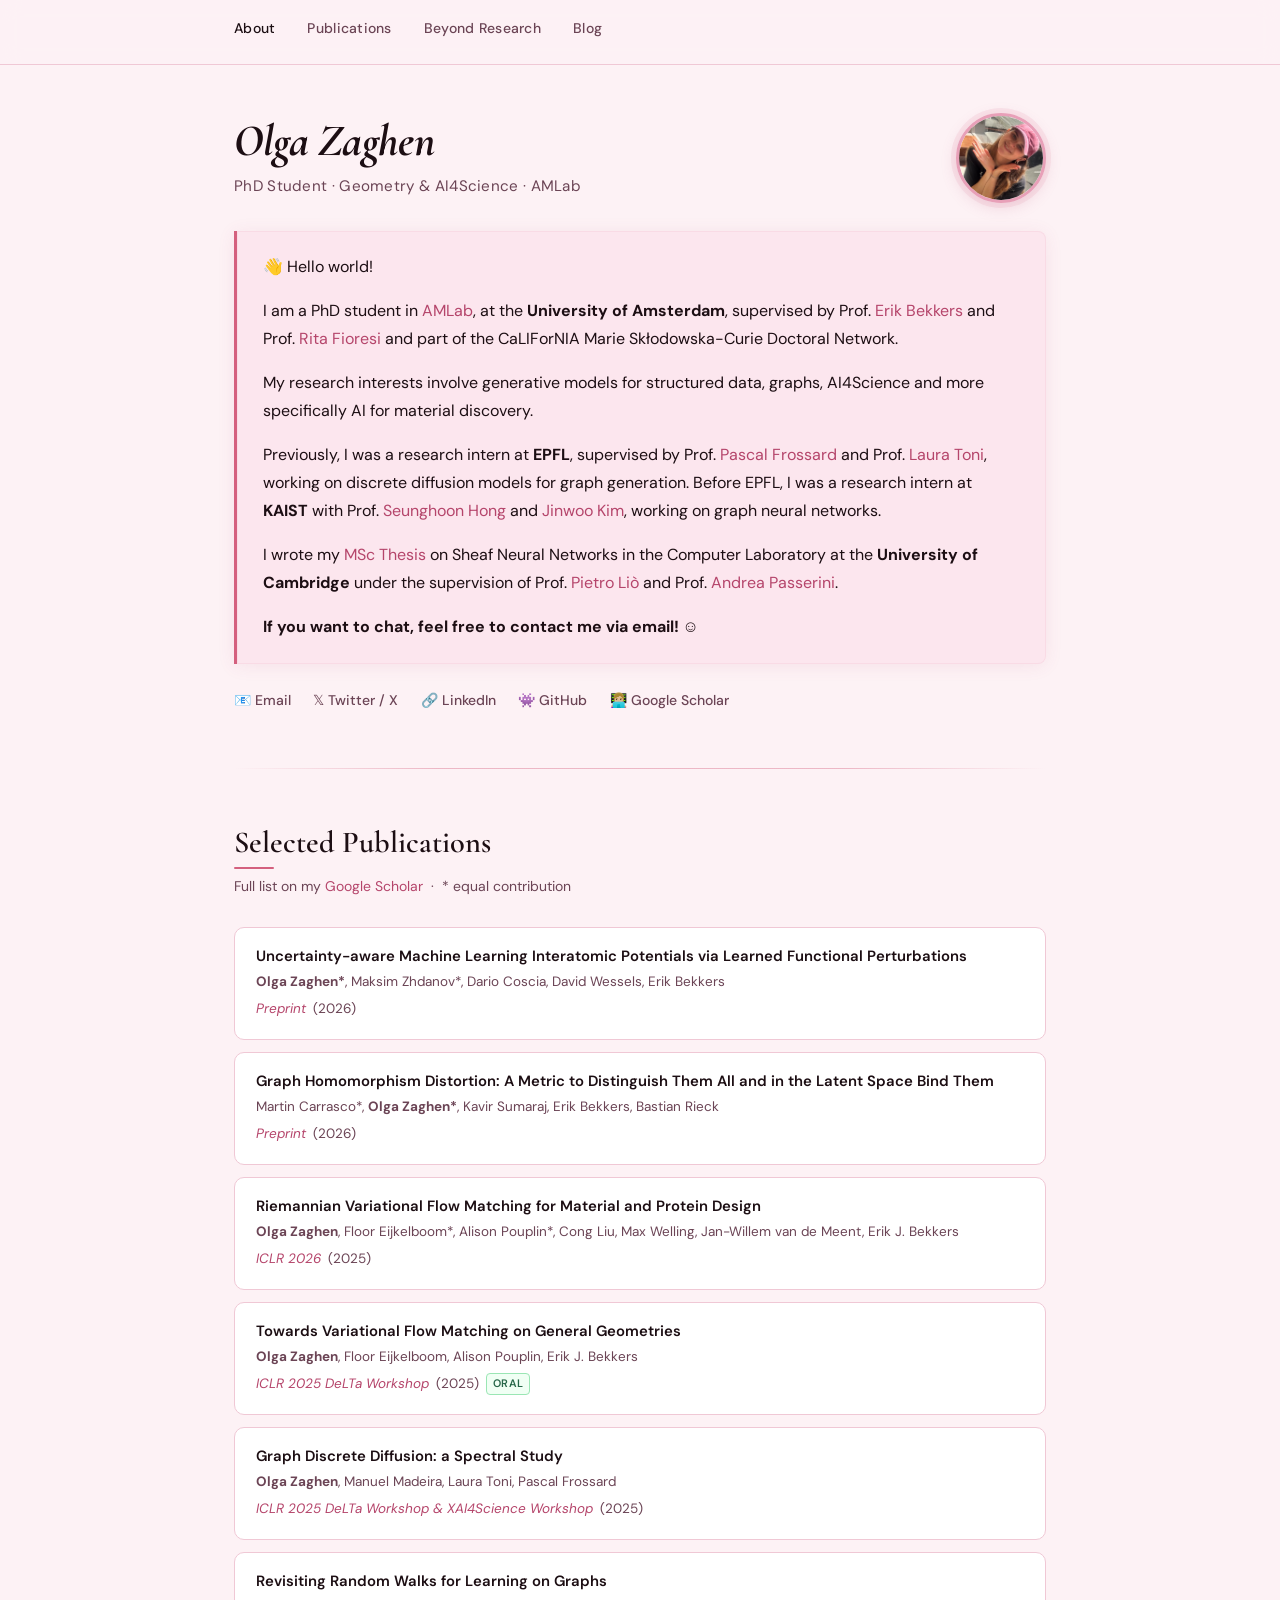
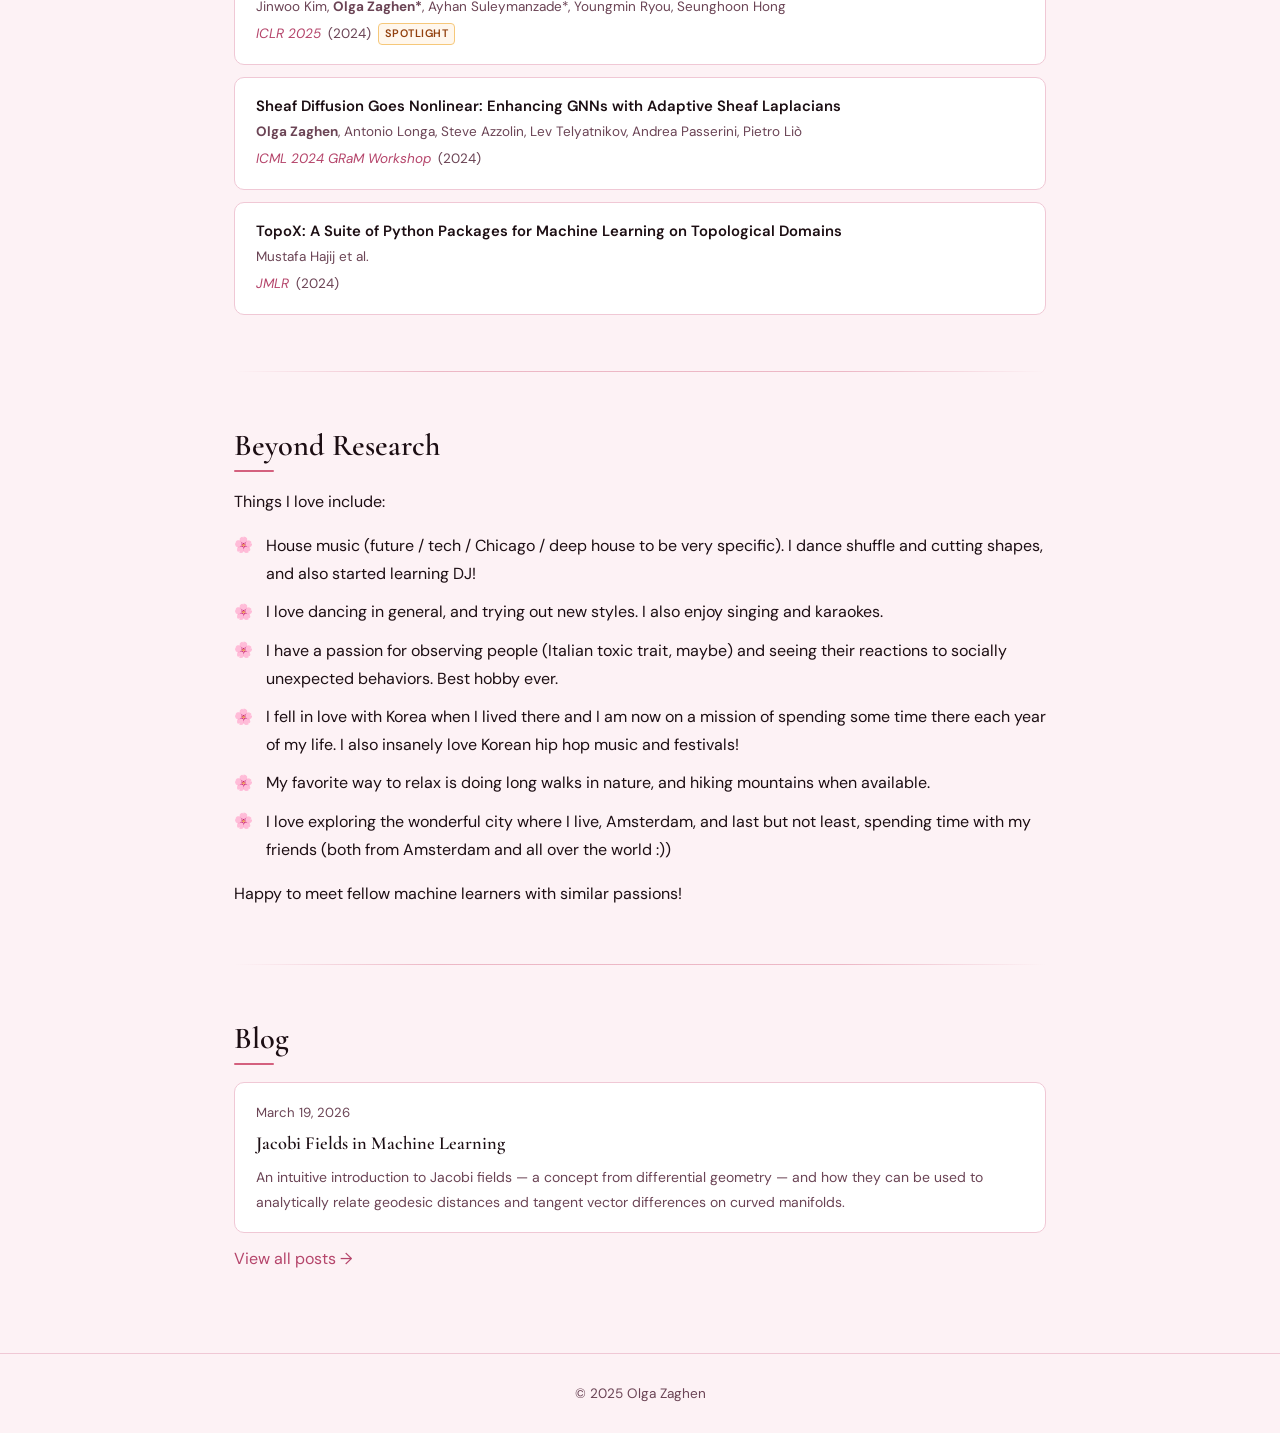
<file: index.html>
<!DOCTYPE html>
<html lang="en">
<head>
    <meta charset="UTF-8">
    <meta name="viewport" content="width=device-width, initial-scale=1.0">
    <meta name="description" content="Olga Zaghen — PhD student at AMLab, University of Amsterdam, working on Geometric Deep Learning.">
    <title>Olga Zaghen</title>
    <link rel="preconnect" href="https://fonts.googleapis.com">
    <link rel="preconnect" href="https://fonts.gstatic.com" crossorigin>
    <link href="https://fonts.googleapis.com/css2?family=Cormorant+Garamond:ital,wght@0,400;0,600;0,700;1,400;1,600;1,700&family=DM+Sans:ital,opsz,wght@0,9..40,300;0,9..40,400;0,9..40,500;1,9..40,300;1,9..40,400&display=swap" rel="stylesheet">
    <link rel="stylesheet" href="style.css">
</head>
<body>

<nav>
    <ul>
        <li><a href="#about">About</a></li>
        <li><a href="#publications">Publications</a></li>
        <li><a href="#beyond">Beyond Research</a></li>
        <li><a href="blog.html">Blog</a></li>
    </ul>
</nav>

<main>

    <!-- ── About ── -->
    <section id="about">
        <div class="about-header">
            <div class="about-header-text">
                <h1>Olga Zaghen</h1>
                <p class="tagline">PhD Student &middot; Geometry & AI4Science &middot; AMLab</p>
            </div>
            <img src="olga_photo.jpg" alt="Olga Zaghen" class="profile-photo">
        </div>

        <div class="bio-box">
            <p>👋 Hello world!</p>
            <p>
                I am a PhD student in <a href="https://amlab.science.uva.nl/" target="_blank">AMLab</a>,
                at the <strong>University of Amsterdam</strong>, supervised by
                Prof. <a href="https://ebekkers.github.io/" target="_blank">Erik Bekkers</a> and
                Prof. <a href="https://www.unibo.it/sitoweb/rita.fioresi/" target="_blank">Rita Fioresi</a> and part of the
                CaLIForNIA Marie Skłodowska-Curie Doctoral Network.
            </p>
            <p>
                My research interests involve generative models for structured data, graphs,
                AI4Science and more specifically AI for material discovery.
            </p>
            <p>
                Previously, I was a research intern at <strong>EPFL</strong>, supervised by
                Prof. <a href="https://www.epfl.ch/labs/lts4/people/people-current/frossard/" target="_blank">Pascal Frossard</a>
                and Prof. <a href="https://www.ucl.ac.uk/iccs/dr-laura-toni" target="_blank">Laura Toni</a>,
                working on discrete diffusion models for graph generation.
                Before EPFL, I was a research intern at <strong>KAIST</strong> with
                Prof. <a href="https://maga33.github.io/" target="_blank">Seunghoon Hong</a> and
                <a href="https://jw9730.github.io/" target="_blank">Jinwoo Kim</a>,
                working on graph neural networks.
            </p>
            <p>
                I wrote my <a href="https://arxiv.org/abs/2403.00337" target="_blank">MSc Thesis</a>
                on Sheaf Neural Networks in the Computer Laboratory at the
                <strong>University of Cambridge</strong> under the supervision of
                Prof. <a href="https://www.cst.cam.ac.uk/people/pl219" target="_blank">Pietro Liò</a> and
                Prof. <a href="http://disi.unitn.it/~passerini/" target="_blank">Andrea Passerini</a>.
            </p>
            <p><strong>If you want to chat, feel free to contact me via email!</strong> ☺️</p>
        </div>

        <div class="social-links">
            <a href="mailto:o.zaghen@uva.nl">📧 Email</a>
            <a href="https://twitter.com/olgazaghen" target="_blank">𝕏 Twitter / X</a>
            <a href="https://www.linkedin.com/in/olga-zaghen/" target="_blank">🔗 LinkedIn</a>
            <a href="https://github.com/olgatticus" target="_blank">👾 GitHub</a>
            <a href="https://scholar.google.se/citations?hl=en&user=5LxnYUwAAAAJ" target="_blank">👩🏼‍💻 Google Scholar</a>
        </div>
    </section>

    <hr>

    <!-- ── Publications ── -->
    <section id="publications">
        <h2>Selected Publications</h2>
        <p class="section-note">
            Full list on my <a href="https://scholar.google.se/citations?hl=en&user=5LxnYUwAAAAJ" target="_blank">Google Scholar</a>
            &nbsp;·&nbsp; * equal contribution
        </p>
        <div id="publications-list">
            <!-- Rendered by publications.js -->
        </div>
    </section>

    <hr>

    <!-- ── Beyond Research ── -->
    <section id="beyond">
        <h2>Beyond Research</h2>
        <p>Things I love include:</p>
        <ul>
            <li>House music (future / tech / Chicago / deep house to be very specific). I dance shuffle and cutting shapes, and also started learning DJ!</li>
            <li>I love dancing in general, and trying out new styles. I also enjoy singing and karaokes.</li>
            <li>I have a passion for observing people (Italian toxic trait, maybe) and seeing their reactions to socially unexpected behaviors. Best hobby ever.</li>
            <li>I fell in love with Korea when I lived there and I am now on a mission of spending some time there each year of my life. I also insanely love Korean hip hop music and festivals!</li>
            <li>My favorite way to relax is doing long walks in nature, and hiking mountains when available.</li>
            <li>I love exploring the wonderful city where I live, Amsterdam, and last but not least, spending time with my friends (both from Amsterdam and all over the world :))</li>
        </ul>
        <p>Happy to meet fellow machine learners with similar passions!</p>
    </section>

    <hr>

    <!-- ── Blog ── -->
    <section id="blog">
        <h2>Blog</h2>
        <div class="blog-post-item">
            <div class="blog-post-date">March 19, 2026</div>
            <a class="blog-post-title" href="blog/jacobi-fields.html">Jacobi Fields in Machine Learning</a>
            <p class="blog-post-desc">An intuitive introduction to Jacobi fields — a concept from differential geometry — and how they can be used to analytically relate geodesic distances and tangent vector differences on curved manifolds.</p>
        </div>
        <a href="blog.html">View all posts →</a>
    </section>

</main>

<footer>
    <p>© 2025 Olga Zaghen</p>
</footer>

<script src="publications.js"></script>
<script>
    const list = document.getElementById('publications-list');

    publications.forEach(pub => {
        const badgeHTML = pub.highlight
            ? `<span class="pub-badge pub-badge--${pub.highlight.toLowerCase().replace(/\s+/g, '-')}">${pub.highlight}</span>`
            : '';

        const item = document.createElement('div');
        item.className = 'pub-item';
        item.innerHTML = `
            <div class="pub-title">${pub.title}</div>
            <div class="pub-authors">${pub.authors}</div>
            <div class="pub-venue">
                <a href="${pub.url}" target="_blank">${pub.venue}</a>
                <span class="pub-year">(${pub.year})</span>
                ${badgeHTML}
            </div>
        `;
        list.appendChild(item);
    });

    // Highlight active nav link based on scroll position
    const sections = document.querySelectorAll('section[id]');
    const navLinks = document.querySelectorAll('nav a');

    const observer = new IntersectionObserver(entries => {
        entries.forEach(entry => {
            if (entry.isIntersecting) {
                navLinks.forEach(link => {
                    link.classList.toggle('active', link.getAttribute('href') === '#' + entry.target.id);
                });
            }
        });
    }, { rootMargin: '-20% 0px -70% 0px' });

    sections.forEach(s => observer.observe(s));
</script>

</body>
</html>
</file>
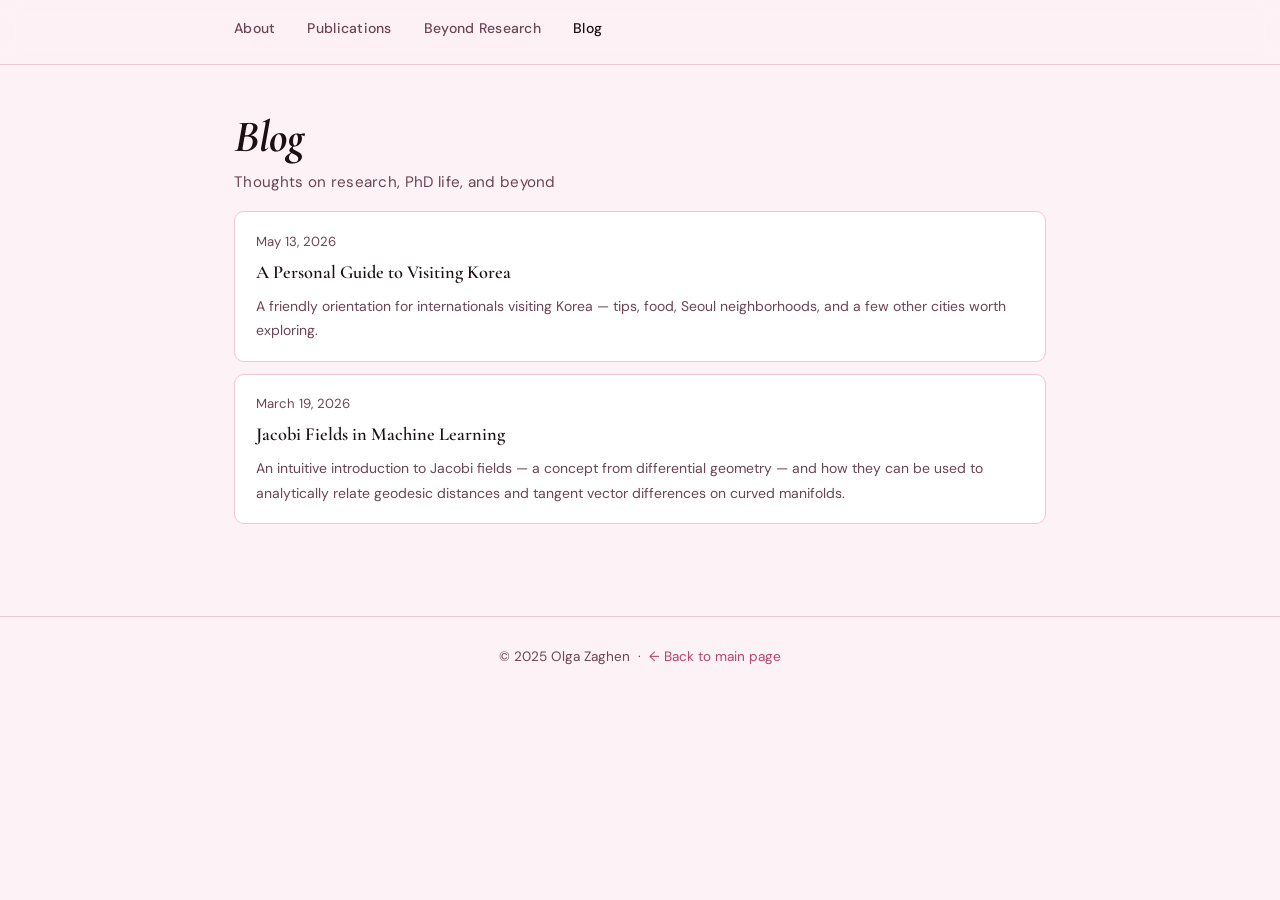
<file: blog.html>
<!DOCTYPE html>
<html lang="en">
<head>
    <meta charset="UTF-8">
    <meta name="viewport" content="width=device-width, initial-scale=1.0">
    <meta name="description" content="Blog — Olga Zaghen">
    <title>Blog — Olga Zaghen</title>
    <link rel="preconnect" href="https://fonts.googleapis.com">
    <link rel="preconnect" href="https://fonts.gstatic.com" crossorigin>
    <link href="https://fonts.googleapis.com/css2?family=Cormorant+Garamond:ital,wght@0,400;0,600;0,700;1,400;1,600;1,700&family=DM+Sans:ital,opsz,wght@0,9..40,300;0,9..40,400;0,9..40,500;1,9..40,300;1,9..40,400&display=swap" rel="stylesheet">
    <link rel="stylesheet" href="style.css">
</head>
<body>

<nav>
    <ul>
        <li><a href="index.html#about">About</a></li>
        <li><a href="index.html#publications">Publications</a></li>
        <li><a href="index.html#beyond">Beyond Research</a></li>
        <li><a href="blog.html" class="active">Blog</a></li>
    </ul>
</nav>

<main>
    <section>
        <h1>Blog</h1>
        <p class="tagline">Thoughts on research, PhD life, and beyond</p>

        <div id="blog-posts">
            <!--
                HOW TO ADD A NEW POST
                ─────────────────────
                1. Copy blog/template.html to blog/my-post-title.html
                2. Fill in the title, date, and content
                3. Add an entry to the blogPosts array in the <script> below:
                   {
                     title:       "Post title",
                     date:        "YYYY-MM-DD",
                     description: "A one or two sentence preview.",
                     url:         "blog/my-post-title.html"
                   }
                4. Commit and push — done!
            -->
        </div>
    </section>
</main>

<footer>
    <p>© 2025 Olga Zaghen &nbsp;·&nbsp; <a href="index.html">← Back to main page</a></p>
</footer>

<script>
    /**
     * Blog posts — add new entries here (newest first).
     *
     * {
     *   title:       "Post title",
     *   date:        "YYYY-MM-DD",
     *   description: "Short preview shown in the listing.",
     *   url:         "blog/filename.html"
     * }
     */
    const blogPosts = [
        {
            title:       "A Personal Guide to Visiting Korea",
            date:        "2026-05-13",
            description: "A friendly orientation for internationals visiting Korea — tips, food, Seoul neighborhoods, and a few other cities worth exploring.",
            url:         "blog/korea-recommendations.html"
        },
        {
            title:       "Jacobi Fields in Machine Learning",
            date:        "2026-03-19",
            description: "An intuitive introduction to Jacobi fields — a concept from differential geometry — and how they can be used to analytically relate geodesic distances and tangent vector differences on curved manifolds.",
            url:         "blog/jacobi-fields.html"
        }
    ];

    const container = document.getElementById('blog-posts');

    if (blogPosts.length === 0) {
        container.innerHTML = '<p class="empty-state">No posts yet — coming soon!</p>';
    } else {
        blogPosts.forEach(post => {
            const d = new Date(post.date);
            const dateStr = d.toLocaleDateString('en-US', { year: 'numeric', month: 'long', day: 'numeric' });

            const item = document.createElement('div');
            item.className = 'blog-post-item';
            item.innerHTML = `
                <div class="blog-post-date">${dateStr}</div>
                <a class="blog-post-title" href="${post.url}">${post.title}</a>
                <p class="blog-post-desc">${post.description}</p>
            `;
            container.appendChild(item);
        });
    }
</script>

</body>
</html>
</file>
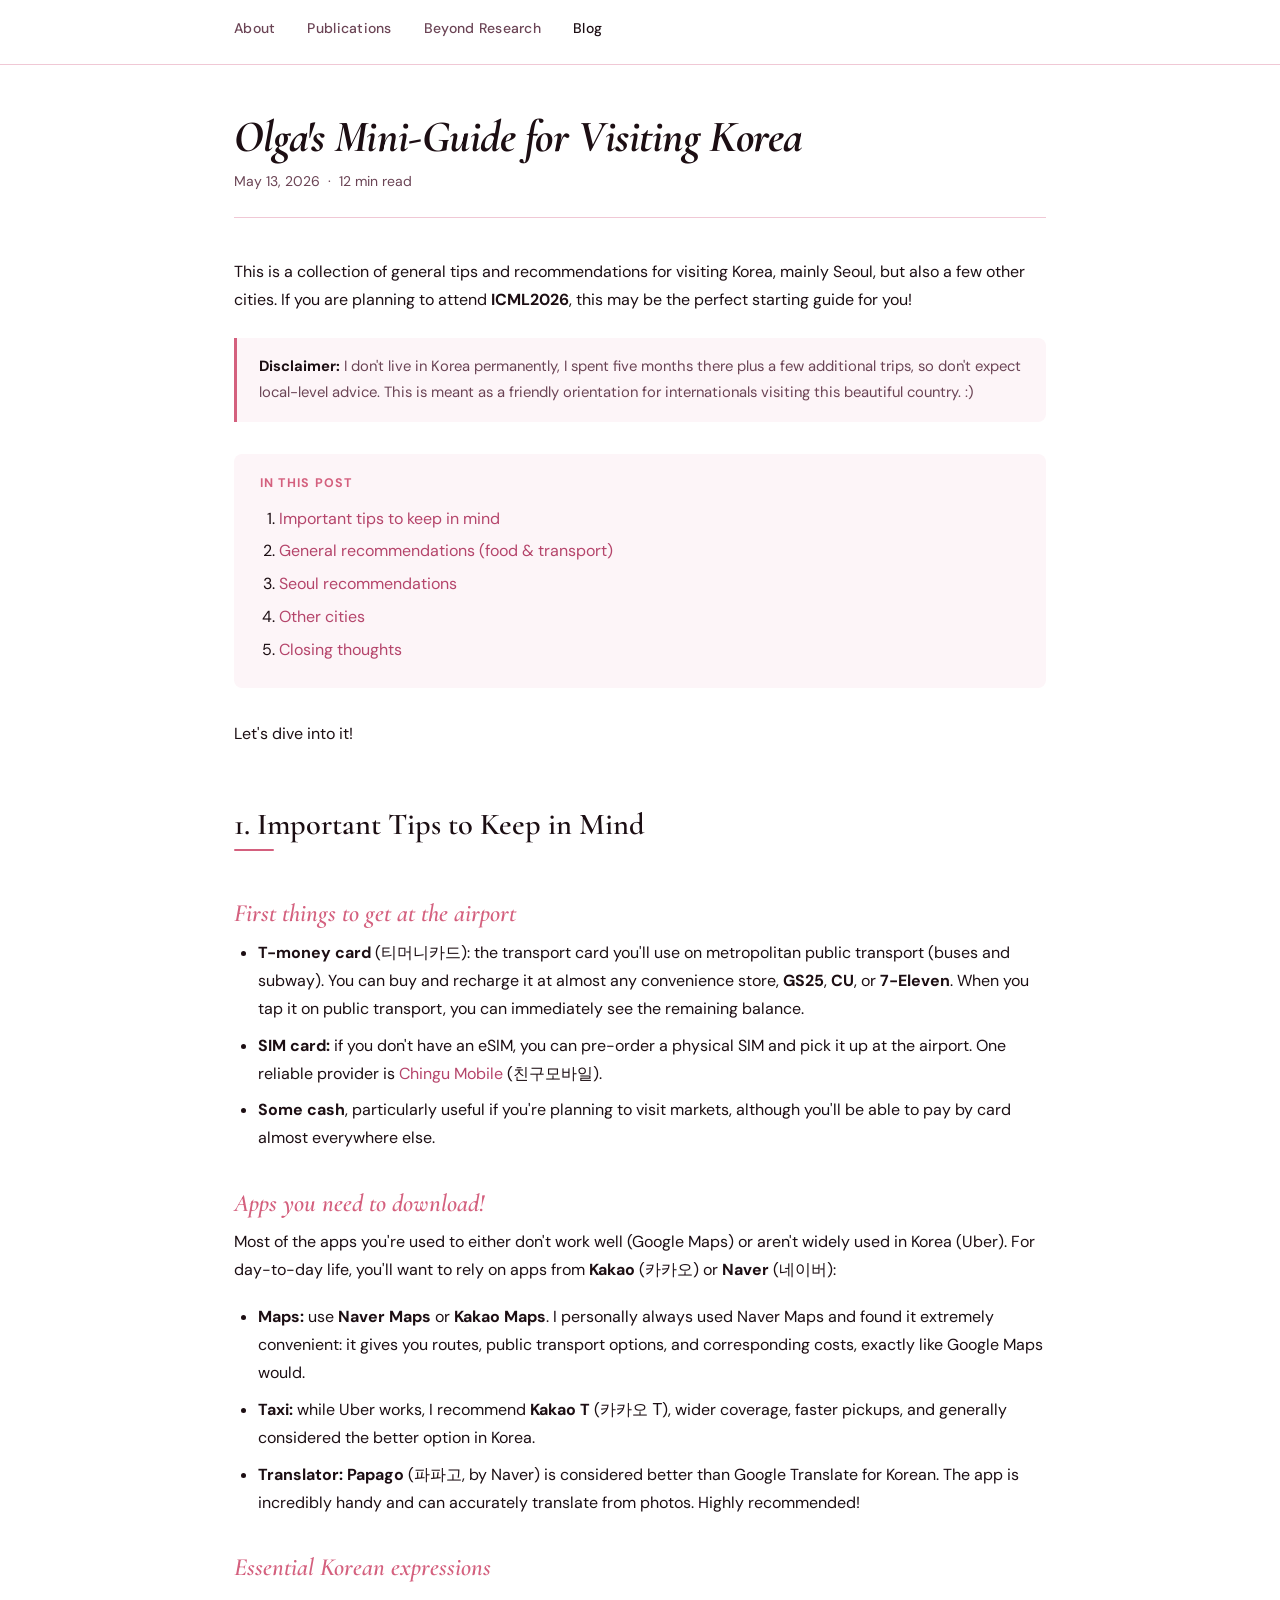
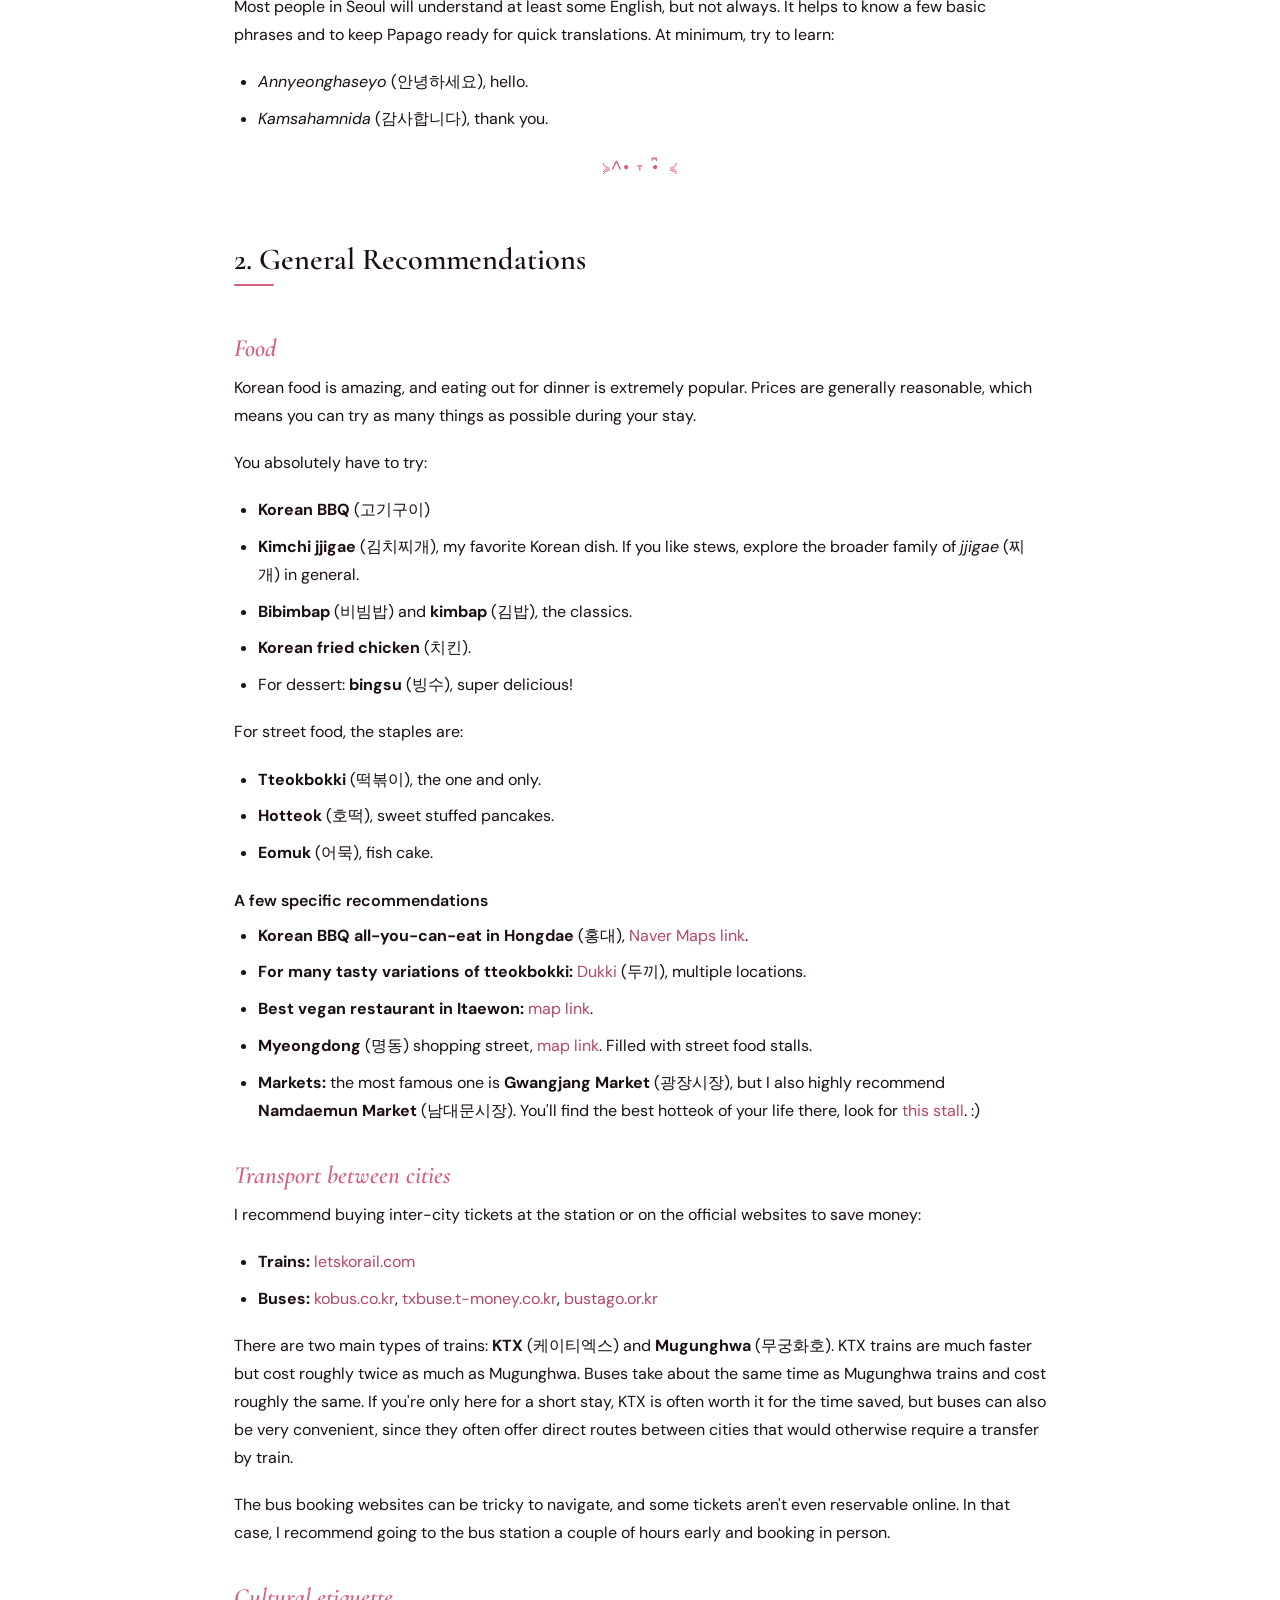
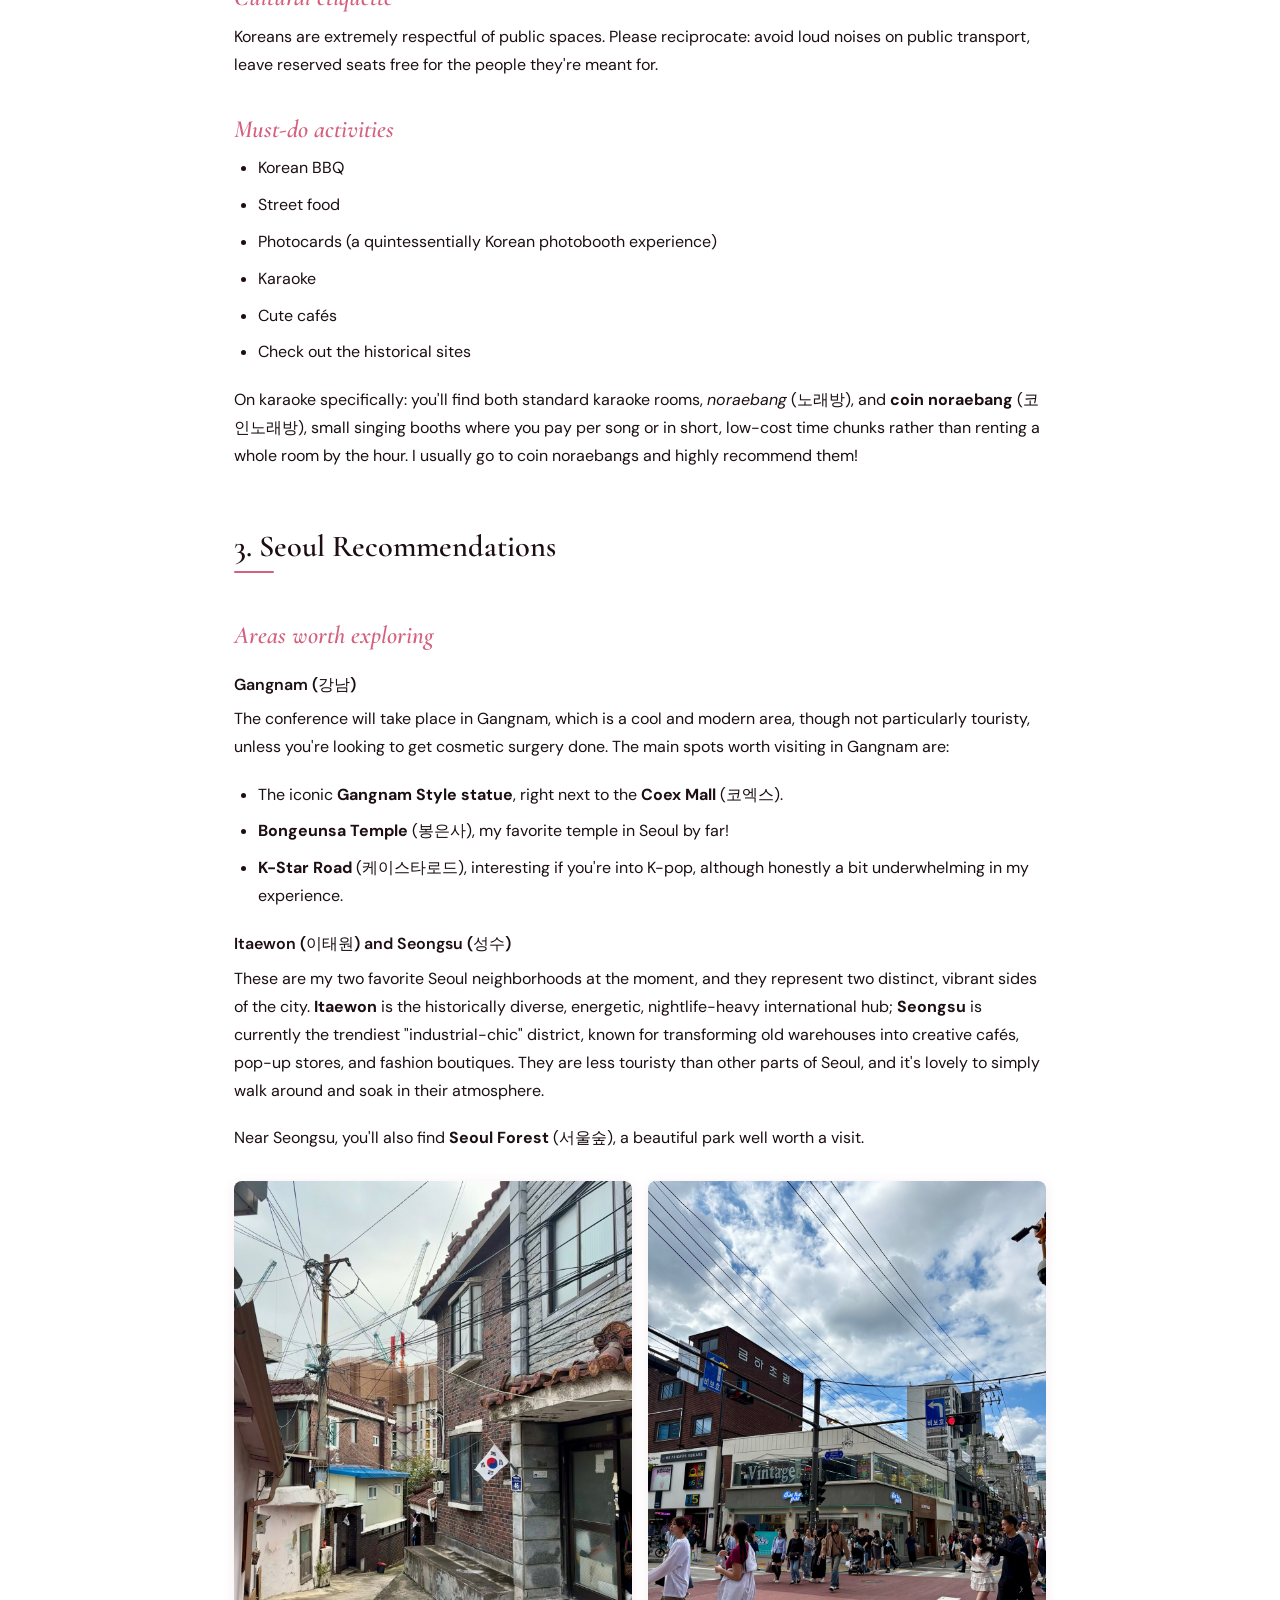
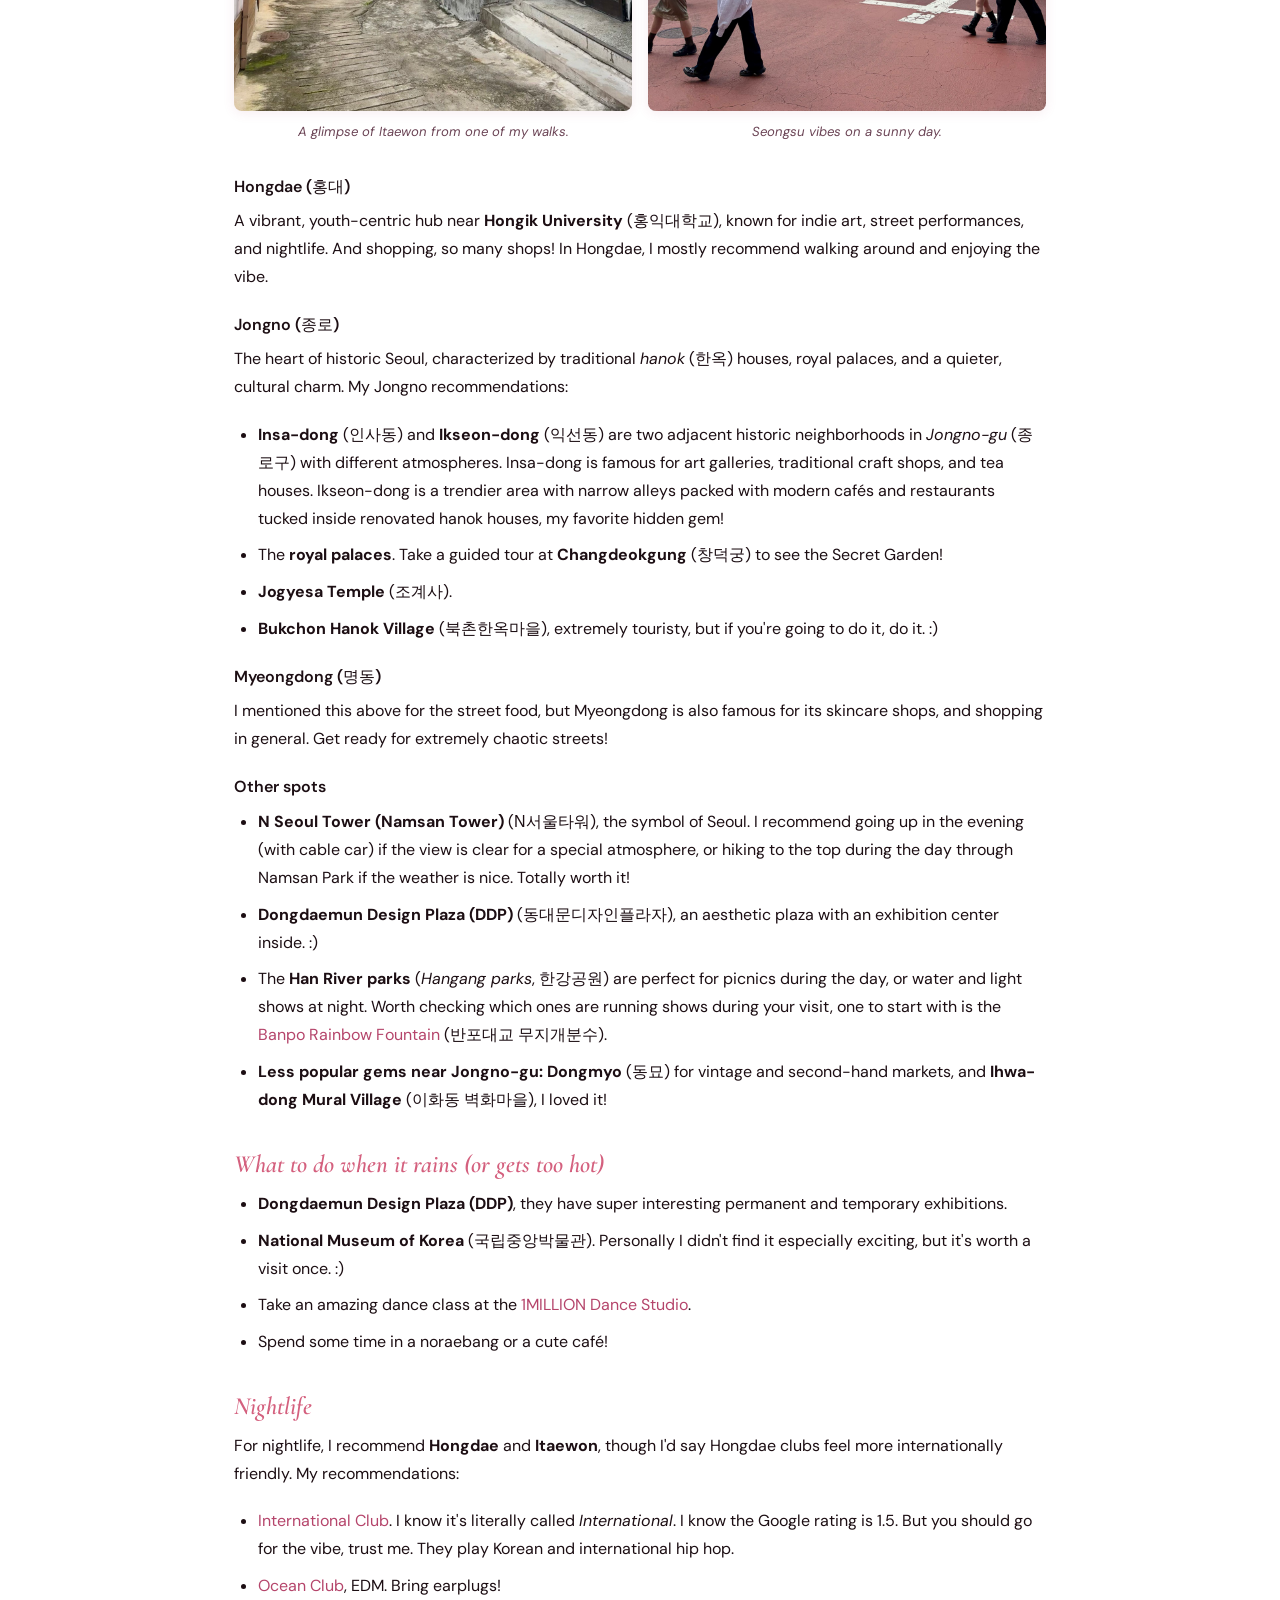
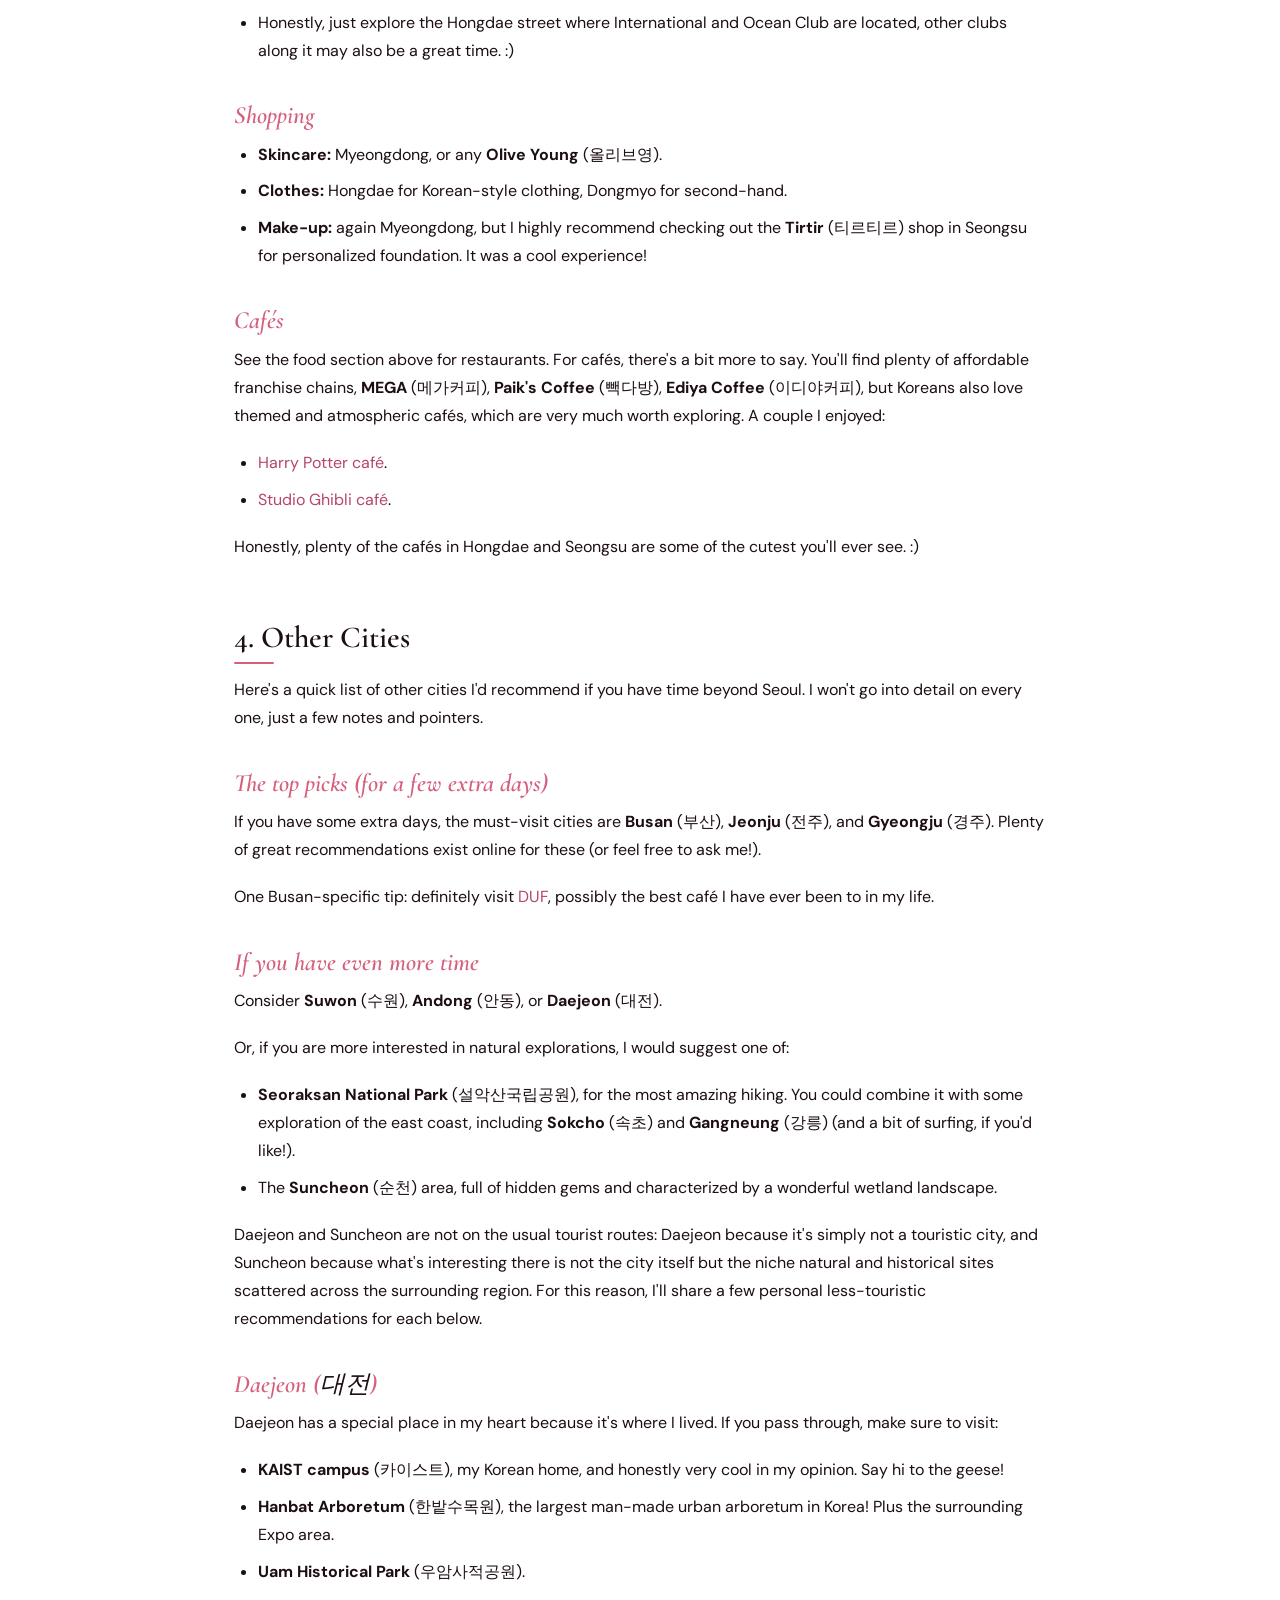
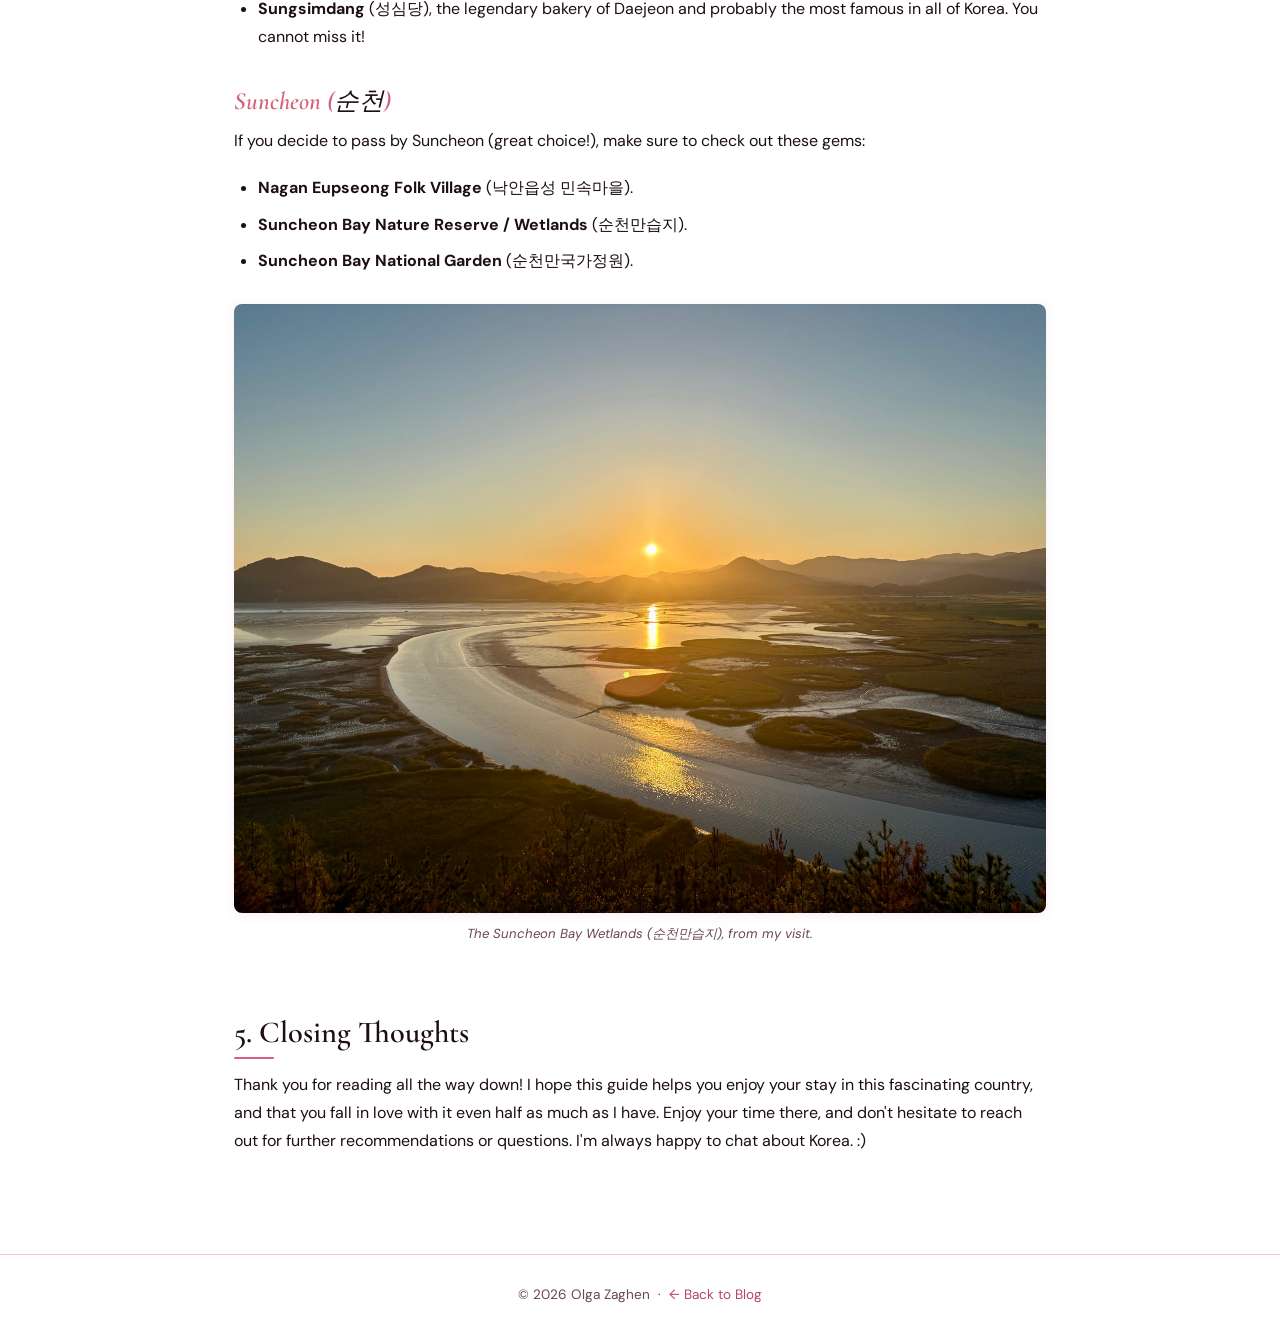
<file: blog/korea-recommendations.html>
<!DOCTYPE html>
<html lang="en">
<head>
    <meta charset="UTF-8">
    <meta name="viewport" content="width=device-width, initial-scale=1.0">
    <meta name="description" content="My personal guide to visiting Korea, tips, food, Seoul neighborhoods, and other cities worth exploring.">
    <title>Olga's Mini-Guide for Visiting Korea</title>
    <link rel="preconnect" href="https://fonts.googleapis.com">
    <link rel="preconnect" href="https://fonts.gstatic.com" crossorigin>
    <link href="https://fonts.googleapis.com/css2?family=Cormorant+Garamond:ital,wght@0,400;0,600;0,700;1,400;1,600;1,700&family=DM+Sans:ital,opsz,wght@0,9..40,300;0,9..40,400;0,9..40,500;1,9..40,300;1,9..40,400&display=swap" rel="stylesheet">
    <link rel="stylesheet" href="../style.css">

    <style>
        /* ── White background ── */
        body { background: #ffffff; }
        nav  { background: rgba(255, 255, 255, 0.95); }

        /* ── Disclaimer callout ── */
        .disclaimer {
            background: #fdf5f8;
            border-left: 3px solid var(--color-accent);
            border-radius: 0 8px 8px 0;
            padding: 1rem 1.4rem;
            margin: 1.5rem 0 2rem;
            font-size: 0.925rem;
            color: var(--color-text-secondary);
        }
        .disclaimer strong { color: var(--color-text); }

        /* ── Korean glyphs in-line ── */
        .kr {
            font-family: 'Apple SD Gothic Neo', 'Noto Sans KR', sans-serif;
            font-weight: 500;
            color: var(--color-text);
        }

        /* ── Section spacing ── */
        .post-content h2 { margin-top: 2.5rem; }
        .post-content h3 {
            margin-top: 2.2rem;
            margin-bottom: 0.6rem;
            font-family: var(--font-serif);
            font-size: 1.55rem;
            font-weight: 600;
            font-style: italic;
            color: var(--color-accent);
            line-height: 1.25;
        }
        .post-content h4 {
            font-family: var(--font-sans);
            font-size: 1rem;
            font-weight: 600;
            margin-top: 1.25rem;
            margin-bottom: 0.4rem;
            color: var(--color-text);
        }

        /* ── Table of contents ── */
        .toc {
            background: #fdf5f8;
            border-radius: 8px;
            padding: 1.2rem 1.6rem;
            margin: 2rem 0;
        }
        .toc-title {
            font-family: var(--font-sans);
            font-size: 0.78rem;
            font-weight: 700;
            text-transform: uppercase;
            letter-spacing: 0.1em;
            color: var(--color-accent);
            margin-bottom: 0.6rem;
        }
        .toc ol {
            margin-bottom: 0 !important;
            padding-left: 1.2rem;
        }
        .toc li { margin-bottom: 0.3rem; }

        /* ── Figures ── */
        .post-content figure {
            margin: 1.8rem auto;
            text-align: center;
        }
        .post-content figure img {
            max-width: 100%;
            border-radius: 8px;
            box-shadow: 0 2px 12px rgba(180, 70, 110, 0.10);
            display: block;
            margin: 0 auto;
        }
        .post-content figure figcaption {
            font-size: 0.82rem;
            color: var(--color-text-secondary);
            margin-top: 0.6rem;
            font-style: italic;
        }
        .fig-row {
            display: flex;
            gap: 1rem;
            align-items: flex-start;
            margin: 1.8rem 0;
        }
        .fig-row figure { flex: 1; margin: 0; }
        @media (max-width: 600px) {
            .fig-row { flex-direction: column; }
        }

        /* ── Decorative kaomoji ── */
        .kaomoji {
            text-align: center;
            color: var(--color-accent);
            font-size: 1.1rem;
            margin: 0.5rem 0 1rem;
            letter-spacing: 0.05em;
        }
    </style>
</head>
<body>

<nav>
    <ul>
        <li><a href="../index.html#about">About</a></li>
        <li><a href="../index.html#publications">Publications</a></li>
        <li><a href="../index.html#beyond">Beyond Research</a></li>
        <li><a href="../blog.html" class="active">Blog</a></li>
    </ul>
</nav>

<main>
    <article>
        <header class="blog-post-header">
            <h1>Olga's Mini-Guide for Visiting Korea</h1>
            <p class="post-date">May 13, 2026 &nbsp;·&nbsp; 12 min read</p>
        </header>

        <div class="post-content">

            <p>
                This is a collection of general tips and recommendations for visiting Korea, mainly Seoul,
                but also a few other cities. If you are planning to attend <strong>ICML2026</strong>, this may be the perfect starting guide for you!
            </p>

            <div class="disclaimer">
                <strong>Disclaimer:</strong> I don't live in Korea permanently, I spent five months there
                plus a few additional trips, so don't expect local-level advice. This is meant as a
                friendly orientation for internationals visiting this beautiful country. :)
            </div>

            <div class="toc">
                <div class="toc-title">In this post</div>
                <ol>
                    <li><a href="#section-1">Important tips to keep in mind</a></li>
                    <li><a href="#section-2">General recommendations (food &amp; transport)</a></li>
                    <li><a href="#section-3">Seoul recommendations</a></li>
                    <li><a href="#section-4">Other cities</a></li>
                    <li><a href="#section-5">Closing thoughts</a></li>
                </ol>
            </div>

            <p>Let's dive into it!</p>

            <!-- ── Section 1 ── -->
            <h2 id="section-1">1. Important Tips to Keep in Mind</h2>

            <h3>First things to get at the airport</h3>
            <ul>
                <li>
                    <strong>T-money card</strong> (<span class="kr">티머니카드</span>): the transport card
                    you'll use on metropolitan public transport (buses and subway). You can buy and recharge
                    it at almost any convenience store, <strong>GS25</strong>, <strong>CU</strong>, or
                    <strong>7-Eleven</strong>. When you tap it on public transport, you can immediately see
                    the remaining balance.
                </li>
                <li>
                    <strong>SIM card:</strong> if you don't have an eSIM, you can pre-order a physical SIM
                    and pick it up at the airport. One reliable provider is
                    <a href="https://chingumobile.com/" target="_blank">Chingu Mobile</a>
                    (<span class="kr">친구모바일</span>).
                </li>
                <li>
                    <strong>Some cash</strong>, particularly useful if you're planning to visit markets, although you'll be able to pay by card almost everywhere else.
                </li>
            </ul>

            <h3>Apps you need to download!</h3>
            <p>
                Most of the apps you're used to either don't work well (Google Maps) or aren't widely used in
                Korea (Uber). For day-to-day life, you'll want to rely on apps from
                <strong>Kakao</strong> (<span class="kr">카카오</span>) or
                <strong>Naver</strong> (<span class="kr">네이버</span>):
            </p>
            <ul>
                <li>
                    <strong>Maps:</strong> use <strong>Naver Maps</strong> or <strong>Kakao Maps</strong>.
                    I personally always used Naver Maps and found it extremely convenient: it gives you
                    routes, public transport options, and corresponding costs, exactly like Google Maps
                    would.
                </li>
                <li>
                    <strong>Taxi:</strong> while Uber works, I recommend <strong>Kakao T</strong>
                    (<span class="kr">카카오 T</span>), wider coverage, faster pickups, and generally
                    considered the better option in Korea.
                </li>
                <li>
                    <strong>Translator:</strong> <strong>Papago</strong> (<span class="kr">파파고</span>,
                    by Naver) is considered better than Google Translate for Korean. The app is incredibly
                    handy and can accurately translate from photos. Highly recommended!
                </li>
            </ul>

            <h3>Essential Korean expressions</h3>
            <p>
                Most people in Seoul will understand at least some English, but not always. It helps to
                know a few basic phrases and to keep Papago ready for quick translations. At minimum, try
                to learn:
            </p>
            <ul>
                <li><em>Annyeonghaseyo</em> (<span class="kr">안녕하세요</span>), hello.</li>
                <li><em>Kamsahamnida</em> (<span class="kr">감사합니다</span>), thank you.</li>
            </ul>
            <p class="kaomoji">≽^• ˕ • ྀི≼</p>

            <!-- ── Section 2 ── -->
            <h2 id="section-2">2. General Recommendations</h2>

            <h3>Food</h3>
            <p>
                Korean food is amazing, and eating out for dinner is extremely popular. Prices are
                generally reasonable, which means you can try as many things as possible during your stay.
            </p>
            <p>You absolutely have to try:</p>
            <ul>
                <li><strong>Korean BBQ</strong> (<span class="kr">고기구이</span>)</li>
                <li>
                    <strong>Kimchi jjigae</strong> (<span class="kr">김치찌개</span>), my favorite Korean
                    dish. If you like stews, explore the broader family of
                    <em>jjigae</em> (<span class="kr">찌개</span>) in general.
                </li>
                <li>
                    <strong>Bibimbap</strong> (<span class="kr">비빔밥</span>) and
                    <strong>kimbap</strong> (<span class="kr">김밥</span>), the classics.
                </li>
                <li>
                    <strong>Korean fried chicken</strong> (<span class="kr">치킨</span>).
                </li>
                <li>
                    For dessert: <strong>bingsu</strong> (<span class="kr">빙수</span>),
                    super delicious!
                </li>
            </ul>
            <p>For street food, the staples are:</p>
            <ul>
                <li><strong>Tteokbokki</strong> (<span class="kr">떡볶이</span>), the one and only.</li>
                <li><strong>Hotteok</strong> (<span class="kr">호떡</span>), sweet stuffed pancakes.</li>
                <li><strong>Eomuk</strong> (<span class="kr">어묵</span>), fish cake.</li>
            </ul>

            <h4>A few specific recommendations</h4>
            <ul>
                <li>
                    <strong>Korean BBQ all-you-can-eat in Hongdae</strong> (<span class="kr">홍대</span>),
                    <a href="https://map.naver.com/p/entry/place/1777390319?c=15.00,0,0,0,dh" target="_blank">Naver Maps link</a>.
                </li>
                <li>
                    <strong>For many tasty variations of tteokbokki:</strong>
                    <a href="https://koreabyme.com/dukki-tteokbokki-heaven/" target="_blank">Dukki</a>
                    (<span class="kr">두끼</span>), multiple locations.
                </li>
                <li>
                    <strong>Best vegan restaurant in Itaewon:</strong>
                    <a href="https://share.google/vbhLKkb46RFiBCCY8" target="_blank">map link</a>.
                </li>
                <li>
                    <strong>Myeongdong</strong> (<span class="kr">명동</span>) shopping street,
                    <a href="https://share.google/jUYmw05AhfEdhePlm" target="_blank">map link</a>.
                    Filled with street food stalls.
                </li>
                <li>
                    <strong>Markets:</strong> the most famous one is
                    <strong>Gwangjang Market</strong> (<span class="kr">광장시장</span>), but I also
                    highly recommend <strong>Namdaemun Market</strong>
                    (<span class="kr">남대문시장</span>). You'll find the best hotteok of your life there,
                    look for
                    <a href="https://www.tastekoreanfood.com/eatout/namdaemun-vegetable-hotteok-seoul-street-food-pancake" target="_blank">this stall</a>. :)
                </li>
            </ul>

            <h3>Transport between cities</h3>
            <p>
                I recommend buying inter-city tickets at the station or on the official websites to save
                money:
            </p>
            <ul>
                <li><strong>Trains:</strong> <a href="https://www.letskorail.com/" target="_blank">letskorail.com</a></li>
                <li>
                    <strong>Buses:</strong>
                    <a href="https://www.kobus.co.kr/main.do" target="_blank">kobus.co.kr</a>,
                    <a href="https://txbuse.t-money.co.kr/" target="_blank">txbuse.t-money.co.kr</a>,
                    <a href="https://www.bustago.or.kr/newweb/en/index.do" target="_blank">bustago.or.kr</a>
                </li>
            </ul>
            <p>
                There are two main types of trains: <strong>KTX</strong> (<span class="kr">케이티엑스</span>)
                and <strong>Mugunghwa</strong> (<span class="kr">무궁화호</span>). KTX trains are much
                faster but cost roughly twice as much as Mugunghwa. Buses take about the same time as
                Mugunghwa trains and cost roughly the same. If you're only here for a short stay, KTX is
                often worth it for the time saved, but buses can also be very convenient, since they
                often offer direct routes between cities that would otherwise require a transfer by
                train.
            </p>
            <p>
                The bus booking websites can be tricky to navigate, and some tickets aren't even
                reservable online. In that case, I recommend going to the bus station a couple of hours
                early and booking in person.
            </p>

            <h3>Cultural etiquette</h3>
            <p>
                Koreans are extremely respectful of public spaces. Please reciprocate: avoid loud noises
                on public transport, leave reserved seats free for the people they're meant for.
            </p>

            <h3>Must-do activities</h3>
            <ul>
                <li>Korean BBQ</li>
                <li>Street food</li>
                <li>Photocards (a quintessentially Korean photobooth experience)</li>
                <li>Karaoke</li>
                <li>Cute cafés</li>
                <li>Check out the historical sites</li>
            </ul>
            <p>
                On karaoke specifically: you'll find both standard karaoke rooms, <em>noraebang</em>
                (<span class="kr">노래방</span>), and <strong>coin noraebang</strong>
                (<span class="kr">코인노래방</span>), small singing booths where you pay per song or
                in short, low-cost time chunks rather than renting a whole room by the hour. I usually
                go to coin noraebangs and highly recommend them!
            </p>

            <!-- ── Section 3 ── -->
            <h2 id="section-3">3. Seoul Recommendations</h2>

            <h3>Areas worth exploring</h3>

            <h4>Gangnam (<span class="kr">강남</span>)</h4>
            <p>
                The conference will take place in Gangnam, which is a cool and modern area, though not
                particularly touristy, unless you're looking to get cosmetic surgery done. The main spots
                worth visiting in Gangnam are:
            </p>
            <ul>
                <li>The iconic <strong>Gangnam Style statue</strong>, right next to the <strong>Coex Mall</strong> (<span class="kr">코엑스</span>).</li>
                <li><strong>Bongeunsa Temple</strong> (<span class="kr">봉은사</span>), my favorite temple in Seoul by far!</li>
                <li><strong>K-Star Road</strong> (<span class="kr">케이스타로드</span>), interesting if you're into K-pop, although honestly a bit underwhelming in my experience.</li>
            </ul>

            <h4>Itaewon (<span class="kr">이태원</span>) and Seongsu (<span class="kr">성수</span>)</h4>
            <p>
                These are my two favorite Seoul neighborhoods at the moment, and they represent two
                distinct, vibrant sides of the city. <strong>Itaewon</strong> is the historically
                diverse, energetic, nightlife-heavy international hub; <strong>Seongsu</strong> is
                currently the trendiest "industrial-chic" district, known for transforming old warehouses
                into creative cafés, pop-up stores, and fashion boutiques. They are less touristy than
                other parts of Seoul, and it's lovely to simply walk around and soak in their
                atmosphere.
            </p>
            <p>
                Near Seongsu, you'll also find <strong>Seoul Forest</strong>
                (<span class="kr">서울숲</span>), a beautiful park well worth a visit.
            </p>

            <div class="fig-row">
                <figure>
                    <img src="itaewon.jpg" alt="A street scene from Itaewon">
                    <figcaption>A glimpse of Itaewon from one of my walks.</figcaption>
                </figure>
                <figure>
                    <img src="seongsu.jpg" alt="A street scene from Seongsu">
                    <figcaption>Seongsu vibes on a sunny day.</figcaption>
                </figure>
            </div>

            <h4>Hongdae (<span class="kr">홍대</span>)</h4>
            <p>
                A vibrant, youth-centric hub near <strong>Hongik University</strong>
                (<span class="kr">홍익대학교</span>), known for indie art, street performances, and
                nightlife. And shopping, so many shops! In Hongdae, I mostly recommend walking around
                and enjoying the vibe.
            </p>

            <h4>Jongno (<span class="kr">종로</span>)</h4>
            <p>
                The heart of historic Seoul, characterized by traditional <em>hanok</em>
                (<span class="kr">한옥</span>) houses, royal palaces, and a quieter, cultural charm. My
                Jongno recommendations:
            </p>
            <ul>
                <li>
                    <strong>Insa-dong</strong> (<span class="kr">인사동</span>) and
                    <strong>Ikseon-dong</strong> (<span class="kr">익선동</span>) are two adjacent
                    historic neighborhoods in <em>Jongno-gu</em> (<span class="kr">종로구</span>) with
                    different atmospheres. Insa-dong is famous for art galleries, traditional craft
                    shops, and tea houses. Ikseon-dong is a trendier area with narrow alleys packed
                    with modern cafés and restaurants tucked inside renovated hanok houses, my
                    favorite hidden gem!
                </li>
                <li>
                    The <strong>royal palaces</strong>. Take a guided tour at
                    <strong>Changdeokgung</strong> (<span class="kr">창덕궁</span>) to see the
                    Secret Garden!
                </li>
                <li>
                    <strong>Jogyesa Temple</strong> (<span class="kr">조계사</span>).
                </li>
                <li>
                    <strong>Bukchon Hanok Village</strong> (<span class="kr">북촌한옥마을</span>),
                    extremely touristy, but if you're going to do it, do it. :)
                </li>
            </ul>

            <h4>Myeongdong (<span class="kr">명동</span>)</h4>
            <p>
                I mentioned this above for the street food, but Myeongdong is also famous for its
                skincare shops, and shopping in general. Get ready for extremely chaotic streets!
            </p>

            <h4>Other spots</h4>
            <ul>
                <li>
                    <strong>N Seoul Tower (Namsan Tower)</strong> (<span class="kr">N서울타워</span>), the symbol of
                    Seoul. I recommend going up in the evening (with cable car) if the view is clear for a special atmosphere, or hiking to the
                    top during the day through Namsan Park if the weather is nice. Totally worth it!
                </li>
                <li>
                    <strong>Dongdaemun Design Plaza (DDP)</strong>
                    (<span class="kr">동대문디자인플라자</span>), an aesthetic plaza with an
                    exhibition center inside. :)
                </li>
                <li>
                    The <strong>Han River parks</strong> (<em>Hangang parks</em>,
                    <span class="kr">한강공원</span>) are perfect for picnics during the day, or
                    water and light shows at night. Worth checking which ones are running shows during
                    your visit, one to start with is the
                    <a href="https://www.koreatodo.com/banpo-bridge-rainbow-fountain" target="_blank">Banpo Rainbow Fountain</a>
                    (<span class="kr">반포대교 무지개분수</span>).
                </li>
                <li>
                    <strong>Less popular gems near Jongno-gu:</strong>
                    <strong>Dongmyo</strong> (<span class="kr">동묘</span>) for vintage and second-hand
                    markets, and <strong>Ihwa-dong Mural Village</strong>
                    (<span class="kr">이화동 벽화마을</span>), I loved it!
                </li>
            </ul>

            <h3>What to do when it rains (or gets too hot)</h3>
            <ul>
                <li>
                    <strong>Dongdaemun Design Plaza (DDP)</strong>, they have super interesting permanent
                    and temporary exhibitions.
                </li>
                <li>
                    <strong>National Museum of Korea</strong>
                    (<span class="kr">국립중앙박물관</span>). Personally I didn't find it especially
                    exciting, but it's worth a visit once. :)
                </li>
                <li>
                    Take an amazing dance class at the
                    <a href="https://www.1milliondance.com/" target="_blank">1MILLION Dance Studio</a>.
                </li>
                <li>
                    Spend some time in a noraebang or a cute café!
                </li>
            </ul>

            <h3>Nightlife</h3>
            <p>
                For nightlife, I recommend <strong>Hongdae</strong> and <strong>Itaewon</strong>, though
                I'd say Hongdae clubs feel more internationally friendly. My recommendations:
            </p>
            <ul>
                <li>
                    <a href="https://maps.app.goo.gl/aeC1kCVMi4X7hMvL7" target="_blank">International Club</a>.
                    I know it's literally called <em>International</em>. I know the Google rating is 1.5.
                    But you should go for the vibe, trust me. They play Korean and international hip
                    hop.
                </li>
                <li>
                    <a href="https://maps.app.goo.gl/YjXhaehdxS92g9Ep8" target="_blank">Ocean Club</a>,
                    EDM. Bring earplugs!
                </li>
                <li>
                    Honestly, just explore the Hongdae street where International and Ocean Club are
                    located, other clubs along it may also be a great time. :)
                </li>
            </ul>

            <h3>Shopping</h3>
            <ul>
                <li>
                    <strong>Skincare:</strong> Myeongdong, or any
                    <strong>Olive Young</strong> (<span class="kr">올리브영</span>).
                </li>
                <li>
                    <strong>Clothes:</strong> Hongdae for Korean-style clothing, Dongmyo for second-hand.
                </li>
                <li>
                    <strong>Make-up:</strong> again Myeongdong, but I highly recommend checking out the
                    <strong>Tirtir</strong> (<span class="kr">티르티르</span>) shop in Seongsu for
                    personalized foundation. It was a cool experience!
                </li>
            </ul>

            <h3>Cafés</h3>
            <p>
                See the food section above for restaurants. For cafés, there's a bit more to say. You'll
                find plenty of affordable franchise chains, <strong>MEGA</strong>
                (<span class="kr">메가커피</span>), <strong>Paik's Coffee</strong>
                (<span class="kr">빽다방</span>), <strong>Ediya Coffee</strong>
                (<span class="kr">이디야커피</span>), but Koreans also love themed and atmospheric
                cafés, which are very much worth exploring. A couple I enjoyed:
            </p>
            <ul>
                <li>
                    <a href="https://share.google/ilFxjHwNdnjwAnN49" target="_blank">Harry Potter café</a>.
                </li>
                <li>
                    <a href="https://share.google/k0UASX1c9VPA3RlgI" target="_blank">Studio Ghibli café</a>.
                </li>
            </ul>
            <p>
                Honestly, plenty of the cafés in Hongdae and Seongsu are some of the cutest you'll ever
                see. :)
            </p>

            <!-- ── Section 4 ── -->
            <h2 id="section-4">4. Other Cities</h2>

            <p>
                Here's a quick list of other cities I'd recommend if you have time beyond Seoul. I won't
                go into detail on every one, just a few notes and pointers.
            </p>

            <h3>The top picks (for a few extra days)</h3>
            <p>
                If you have some extra days, the must-visit cities are
                <strong>Busan</strong> (<span class="kr">부산</span>),
                <strong>Jeonju</strong> (<span class="kr">전주</span>), and
                <strong>Gyeongju</strong> (<span class="kr">경주</span>). Plenty of great
                recommendations exist online for these (or feel free to ask me!).
            </p>
            <p>
                One Busan-specific tip: definitely visit
                <a href="https://share.google/jHi2OkalVWBppFE0T" target="_blank">DUF</a>,
                possibly the best café I have ever been to in my life.
            </p>

            <h3>If you have even more time</h3>
            <p>
                Consider <strong>Suwon</strong> (<span class="kr">수원</span>),
                <strong>Andong</strong> (<span class="kr">안동</span>), or
                <strong>Daejeon</strong> (<span class="kr">대전</span>).
            </p>
            <p>
                Or, if you are more interested in natural explorations, I would suggest one of:
            </p>
            <ul>
                <li>
                    <strong>Seoraksan National Park</strong>
                    (<span class="kr">설악산국립공원</span>), for the most amazing hiking. You
                    could combine it with some exploration of the east coast, including
                    <strong>Sokcho</strong> (<span class="kr">속초</span>) and
                    <strong>Gangneung</strong> (<span class="kr">강릉</span>) (and a bit of
                    surfing, if you'd like!).
                </li>
                <li>
                    The <strong>Suncheon</strong> (<span class="kr">순천</span>) area, full of
                    hidden gems and characterized by a wonderful wetland landscape.
                </li>
            </ul>
            <p>
                Daejeon and Suncheon are not on the usual tourist routes: Daejeon because it's
                simply not a touristic city, and Suncheon because what's interesting there is not
                the city itself but the niche natural and historical sites scattered across the
                surrounding region. For this reason, I'll share a few personal less-touristic
                recommendations for each below.
            </p>

            <h3>Daejeon (<span class="kr">대전</span>)</h3>
            <p>
                Daejeon has a special place in my heart because it's where I lived. If you pass through,
                make sure to visit:
            </p>
            <ul>
                <li>
                    <strong>KAIST campus</strong> (<span class="kr">카이스트</span>), my Korean home,
                    and honestly very cool in my opinion. Say hi to the geese!
                </li>
                <li>
                    <strong>Hanbat Arboretum</strong> (<span class="kr">한밭수목원</span>),
                    the largest man-made urban arboretum in Korea! Plus the surrounding Expo
                    area.
                </li>
                <li>
                    <strong>Uam Historical Park</strong> (<span class="kr">우암사적공원</span>).
                </li>
                <li>
                    <strong>Sungsimdang</strong> (<span class="kr">성심당</span>), the legendary bakery
                    of Daejeon and probably the most famous in all of Korea. You cannot miss it!
                </li>
            </ul>

            <h3>Suncheon (<span class="kr">순천</span>)</h3>
            <p>
                If you decide to pass by Suncheon (great choice!), make sure to check out these gems:
            </p>
            <ul>
                <li>
                    <strong>Nagan Eupseong Folk Village</strong>
                    (<span class="kr">낙안읍성 민속마을</span>).
                </li>
                <li>
                    <strong>Suncheon Bay Nature Reserve / Wetlands</strong>
                    (<span class="kr">순천만습지</span>).
                </li>
                <li>
                    <strong>Suncheon Bay National Garden</strong>
                    (<span class="kr">순천만국가정원</span>).
                </li>
            </ul>

            <figure>
                <img src="suncheon_wetlands.jpg" alt="Suncheon Bay Wetlands landscape">
                <figcaption>The Suncheon Bay Wetlands (순천만습지), from my visit.</figcaption>
            </figure>

            <!-- ── Section 5 ── -->
            <h2 id="section-5">5. Closing Thoughts</h2>

            <p>
                Thank you for reading all the way down! I hope this guide helps you enjoy your stay in
                this fascinating country, and that you fall in love with it even half as much as I have.
                Enjoy your time there, and don't hesitate to reach out for further recommendations or
                questions. I'm always happy to chat about Korea. :)
            </p>

        </div>
    </article>
</main>

<footer>
    <p>© 2026 Olga Zaghen &nbsp;·&nbsp; <a href="../blog.html">← Back to Blog</a></p>
</footer>

</body>
</html>
</file>
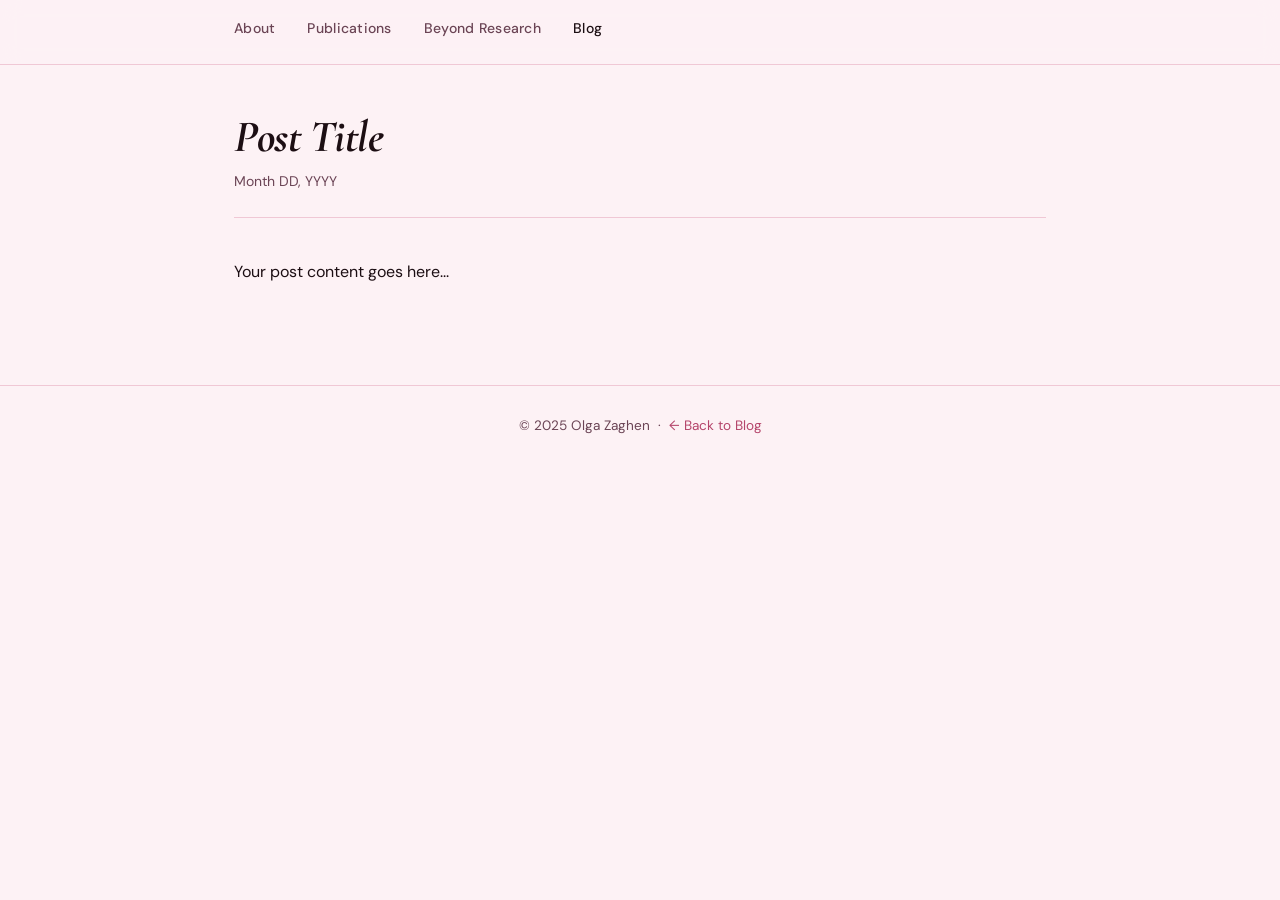
<file: blog/template.html>
<!DOCTYPE html>
<html lang="en">
<head>
    <meta charset="UTF-8">
    <meta name="viewport" content="width=device-width, initial-scale=1.0">
    <meta name="description" content="POST DESCRIPTION — Olga Zaghen">
    <title>POST TITLE — Olga Zaghen</title>
    <link rel="preconnect" href="https://fonts.googleapis.com">
    <link rel="preconnect" href="https://fonts.gstatic.com" crossorigin>
    <link href="https://fonts.googleapis.com/css2?family=Cormorant+Garamond:ital,wght@0,400;0,600;0,700;1,400;1,600;1,700&family=DM+Sans:ital,opsz,wght@0,9..40,300;0,9..40,400;0,9..40,500;1,9..40,300;1,9..40,400&display=swap" rel="stylesheet">
    <link rel="stylesheet" href="../style.css">
</head>
<body>

<nav>
    <ul>
        <li><a href="../index.html#about">About</a></li>
        <li><a href="../index.html#publications">Publications</a></li>
        <li><a href="../index.html#beyond">Beyond Research</a></li>
        <li><a href="../blog.html" class="active">Blog</a></li>
    </ul>
</nav>

<main>
    <article>
        <header class="blog-post-header">
            <h1>Post Title</h1>
            <p class="post-date">Month DD, YYYY</p>
        </header>

        <div class="post-content">
            <!--
                Write your post content here using plain HTML.
                A few useful elements:

                Paragraphs:
                <p>Your text here.</p>

                Subheadings:
                <h2>Section heading</h2>
                <h3>Subsection heading</h3>

                Links:
                <a href="https://...">link text</a>

                Bullet list:
                <ul>
                    <li>Item one</li>
                    <li>Item two</li>
                </ul>

                Numbered list:
                <ol>
                    <li>Step one</li>
                    <li>Step two</li>
                </ol>

                Blockquote:
                <blockquote>A memorable quote or callout.</blockquote>

                Inline code:  <code>x = f(z)</code>
                Code block:
                <pre><code>
def my_function(x):
    return x ** 2
                </code></pre>

                Bold: <strong>text</strong>
                Italic: <em>text</em>
            -->

            <p>Your post content goes here...</p>

        </div>
    </article>
</main>

<footer>
    <p>© 2025 Olga Zaghen &nbsp;·&nbsp; <a href="../blog.html">← Back to Blog</a></p>
</footer>

</body>
</html>
</file>
<file: style.css>
/* ============================================================
   Olga Zaghen — Academic Page
   style.css
   ============================================================ */

:root {
    /* ── Palette ── */
    --color-bg:             #fdf2f5;       /* very light blush pink */
    --color-bg-subtle:      #fce6ee;       /* slightly deeper blush for bio box */
    --color-bg-card:        #ffffff;       /* pure white for paper cards */
    --color-text:           #1c0e13;       /* near-black with warm tint */
    --color-text-secondary: #6b4455;       /* muted rose-brown */
    --color-link:           #b5456b;       /* deep rose */
    --color-link-hover:     #8b2d4e;
    --color-border:         #f0c8d5;       /* soft pink border */
    --color-accent:         #d4607e;       /* mid rose for decorative use */

    /* Publication badges */
    --badge-spotlight-text: #92400e;
    --badge-spotlight-bg:   #fff7ed;
    --badge-spotlight-bdr:  #f6c87a;
    --badge-oral-text:      #276749;
    --badge-oral-bg:        #f0fff4;
    --badge-oral-bdr:       #9ae6b4;
    --badge-review-text:    #5a4055;
    --badge-review-bg:      #fdf0f5;
    --badge-review-bdr:     #e0a0bc;

    --max-width:  860px;
    --section-gap: 3.5rem;

    /* ── Typography ── */
    --font-serif: 'Cormorant Garamond', Georgia, serif;
    --font-sans:  'DM Sans', -apple-system, 'Segoe UI', sans-serif;
}

/* ── Reset ── */
*, *::before, *::after { box-sizing: border-box; margin: 0; padding: 0; }
html { scroll-behavior: smooth; }

/* ── Base ── */
body {
    font-family: var(--font-sans);
    font-size: 16px;
    line-height: 1.75;
    color: var(--color-text);
    background: var(--color-bg);
}

/* ── Typography ── */
h1 {
    font-family: var(--font-serif);
    font-size: 2.8rem;
    font-weight: 700;
    font-style: italic;
    letter-spacing: -0.01em;
    line-height: 1.1;
    margin-bottom: 0.4rem;
    color: var(--color-text);
}

h2 {
    font-family: var(--font-serif);
    font-size: 1.9rem;
    font-weight: 600;
    letter-spacing: 0;
    line-height: 1.2;
    margin-bottom: 1.1rem;
    color: var(--color-text);
    position: relative;
    display: inline-block;
}

/* Decorative underline on section headings */
h2::after {
    content: '';
    display: block;
    height: 2px;
    width: 2.5rem;
    background: var(--color-accent);
    border-radius: 2px;
    margin-top: 0.35rem;
}

p { margin-bottom: 1rem; }
p:last-child { margin-bottom: 0; }

a { color: var(--color-link); text-decoration: none; transition: color 0.15s; }
a:hover { color: var(--color-link-hover); text-decoration: underline; }

ul { padding-left: 1.5rem; }
li { margin-bottom: 0.55rem; }

/* ── Elegant section dividers ── */
hr {
    border: none;
    height: 1px;
    background: linear-gradient(to right, transparent, var(--color-accent) 25%, var(--color-accent) 75%, transparent);
    margin: var(--section-gap) 0;
    opacity: 0.4;
}

/* ── Navigation ── */
nav {
    position: sticky;
    top: 0;
    background: rgba(253, 242, 245, 0.93);
    backdrop-filter: blur(10px);
    -webkit-backdrop-filter: blur(10px);
    border-bottom: 1px solid var(--color-border);
    z-index: 100;
}

nav ul {
    list-style: none;
    max-width: var(--max-width);
    margin: 0 auto;
    padding: 0.85rem 1.5rem;
    display: flex;
    gap: 2rem;
    flex-wrap: wrap;
}

nav a {
    font-family: var(--font-sans);
    font-size: 0.875rem;
    font-weight: 500;
    color: var(--color-text-secondary);
    text-decoration: none;
    letter-spacing: 0.02em;
    transition: color 0.15s;
}
nav a:hover,
nav a.active { color: var(--color-text); text-decoration: none; }

/* ── Main layout ── */
main {
    max-width: var(--max-width);
    margin: 0 auto;
    padding: 3rem 1.5rem 5rem;
}

section { scroll-margin-top: 3.5rem; }

/* ── About header ── */

/* Default (< 1200px): circle sits inline with the name in a flex row */
.about-header {
    display: flex;
    align-items: center;
    gap: 1.4rem;
    margin-bottom: 1.75rem;
}

.about-header-text { flex: 1; min-width: 0; }

.tagline {
    font-family: var(--font-sans);
    font-size: 0.95rem;
    font-weight: 400;
    color: var(--color-text-secondary);
    letter-spacing: 0.02em;
    margin-top: 0.1rem;
}

/* ── Profile photo ── */

/* Default: compact circle next to the name */
.profile-photo {
    width: 90px;
    height: 90px;
    object-fit: cover;
    object-position: center top;
    border-radius: 50%;
    border: 3px solid #e8a0b8;
    box-shadow:
        0 4px 16px rgba(180, 70, 110, 0.18),
        0 0 0 5px rgba(232, 160, 184, 0.18);
    flex-shrink: 0;
    display: block;
}

/* Wide screens (≥ 1200px): pull photo out of the page flow
   and pin it to the right of the content column */
@media (min-width: 1320px) {
    .about-header { display: block; }

    .profile-photo {
        position: fixed;
        left: calc(50% + 450px);   /* content half-width (430) + 20px gap */
        top: 5.5rem;               /* just below the sticky nav */
        width: 145px;
        height: 183px;
        border-radius: 14px;
        border-radius: 50% 50% 50% 50% / 40% 40% 60% 60%;  /* soft oval */
        flex-shrink: unset;
    }
}

/* ── Bio box ── */
.bio-box {
    background: var(--color-bg-subtle);
    border-left: 3px solid var(--color-accent);
    border-radius: 0 8px 8px 0;
    padding: 1.4rem 1.6rem;
    margin-bottom: 1.5rem;
    box-shadow:
        0 2px 18px rgba(180, 70, 110, 0.09),
        inset 0 0 0 1px rgba(212, 96, 126, 0.08);
}

/* ── Social links ── */
.social-links {
    display: flex;
    flex-wrap: wrap;
    gap: 0.55rem 1.4rem;
}

.social-links a {
    font-size: 0.875rem;
    font-weight: 500;
    color: var(--color-text-secondary);
    text-decoration: none;
    transition: color 0.15s;
}
.social-links a:hover { color: var(--color-link); text-decoration: none; }

/* ── Publications ── */
#publications > h2 { margin-bottom: 0.3rem; }

.section-note {
    font-family: var(--font-sans);
    font-size: 0.875rem;
    color: var(--color-text-secondary);
    margin-bottom: 1.75rem;
}

/* Paper cards */
.pub-item {
    background: var(--color-bg-card);
    border: 1px solid var(--color-border);
    border-radius: 10px;
    padding: 1.1rem 1.3rem;
    margin-bottom: 0.75rem;
    transition: box-shadow 0.2s, border-color 0.2s;
}

.pub-item:hover {
    box-shadow: 0 3px 14px rgba(180, 70, 110, 0.12);
    border-color: #e8a0b8;
}

.pub-title {
    font-family: var(--font-sans);
    font-size: 0.93rem;
    font-weight: 600;
    line-height: 1.5;
    margin-bottom: 0.3rem;
    color: var(--color-text);
}

.pub-authors {
    font-size: 0.845rem;
    color: var(--color-text-secondary);
    margin-bottom: 0.3rem;
    line-height: 1.5;
}

.pub-venue {
    font-size: 0.845rem;
    display: flex;
    align-items: center;
    flex-wrap: wrap;
    gap: 0.2rem 0.45rem;
}

.pub-venue a { font-style: italic; }
.pub-year { color: var(--color-text-secondary); }

/* Highlight badges */
.pub-badge {
    display: inline-block;
    font-size: 0.68rem;
    font-weight: 600;
    text-transform: uppercase;
    letter-spacing: 0.05em;
    padding: 0.12em 0.5em;
    border-radius: 4px;
    border: 1px solid transparent;
    line-height: 1.65;
}

.pub-badge--spotlight    { background: var(--badge-spotlight-bg); color: var(--badge-spotlight-text); border-color: var(--badge-spotlight-bdr); }
.pub-badge--oral         { background: var(--badge-oral-bg);      color: var(--badge-oral-text);      border-color: var(--badge-oral-bdr); }
.pub-badge--under-review { background: var(--badge-review-bg);    color: var(--badge-review-text);    border-color: var(--badge-review-bdr); }

/* ── Beyond Research ── */
#beyond > h2 { margin-bottom: 1rem; }

#beyond ul {
    list-style: none;
    padding-left: 0;
    margin-bottom: 1rem;
}

#beyond ul li {
    padding-left: 2rem;
    position: relative;
    margin-bottom: 0.65rem;
}

#beyond ul li::before {
    content: '🌸';
    position: absolute;
    left: 0;
    top: 0.05em;
    font-size: 0.95em;
    line-height: 1.75;
}

/* ── Blog section (main page teaser) ── */
.blog-teaser {
    color: var(--color-text-secondary);
    margin-bottom: 0.75rem;
}

/* ── Blog listing page ── */
.blog-post-item {
    background: var(--color-bg-card);
    border: 1px solid var(--color-border);
    border-radius: 10px;
    padding: 1.1rem 1.3rem;
    margin-bottom: 0.75rem;
    transition: box-shadow 0.2s;
}
.blog-post-item:hover {
    box-shadow: 0 3px 14px rgba(180, 70, 110, 0.12);
}

.blog-post-date {
    font-size: 0.825rem;
    color: var(--color-text-secondary);
    margin-bottom: 0.2rem;
}

.blog-post-title {
    display: block;
    font-family: var(--font-serif);
    font-size: 1.15rem;
    font-weight: 600;
    color: var(--color-text);
    margin-bottom: 0.35rem;
    text-decoration: none;
}
.blog-post-title:hover { color: var(--color-link); text-decoration: none; }

.blog-post-desc {
    font-size: 0.875rem;
    color: var(--color-text-secondary);
    margin-bottom: 0;
}

.empty-state {
    color: var(--color-text-secondary);
    font-style: italic;
    margin-top: 1.25rem;
}

/* ── Blog post page ── */
.blog-post-header {
    margin-bottom: 2.5rem;
    padding-bottom: 1.5rem;
    border-bottom: 1px solid var(--color-border);
}

.post-date {
    color: var(--color-text-secondary);
    font-size: 0.875rem;
    margin-top: 0.4rem;
    margin-bottom: 0;
}

.post-content p { margin-bottom: 1.2rem; }
.post-content h2 { margin-top: 2rem; margin-bottom: 0.75rem; }
.post-content h3 { margin-top: 1.5rem; margin-bottom: 0.5rem; font-size: 1.1rem; font-family: var(--font-sans); font-weight: 600; }

.post-content ul,
.post-content ol { margin-bottom: 1.2rem; }

.post-content blockquote {
    border-left: 3px solid var(--color-accent);
    padding-left: 1rem;
    color: var(--color-text-secondary);
    font-style: italic;
    margin: 1.5rem 0;
}

.post-content code {
    font-family: 'JetBrains Mono', 'Fira Code', monospace;
    font-size: 0.85em;
    background: var(--color-bg-subtle);
    padding: 0.15em 0.4em;
    border-radius: 3px;
}

.post-content pre {
    background: #1e1e2e;
    color: #cdd6f4;
    padding: 1.2rem 1.4rem;
    border-radius: 8px;
    overflow-x: auto;
    margin: 1.5rem 0;
}
.post-content pre code { background: none; padding: 0; color: inherit; font-size: 0.875rem; }

/* ── Footer ── */
footer {
    text-align: center;
    padding: 1.75rem 2rem;
    font-size: 0.85rem;
    color: var(--color-text-secondary);
    border-top: 1px solid var(--color-border);
}

/* ── Responsive ── */
@media (max-width: 600px) {
    h1 { font-size: 2.1rem; }
    h2 { font-size: 1.55rem; }

    .about-header { gap: 1rem; }
    .profile-photo { width: 76px; height: 76px; }

    main { padding: 2rem 1.25rem 4rem; }
    nav ul { padding: 0.75rem 1.25rem; gap: 1.25rem; }
    .social-links { gap: 0.5rem 1.1rem; }
}
</file>
